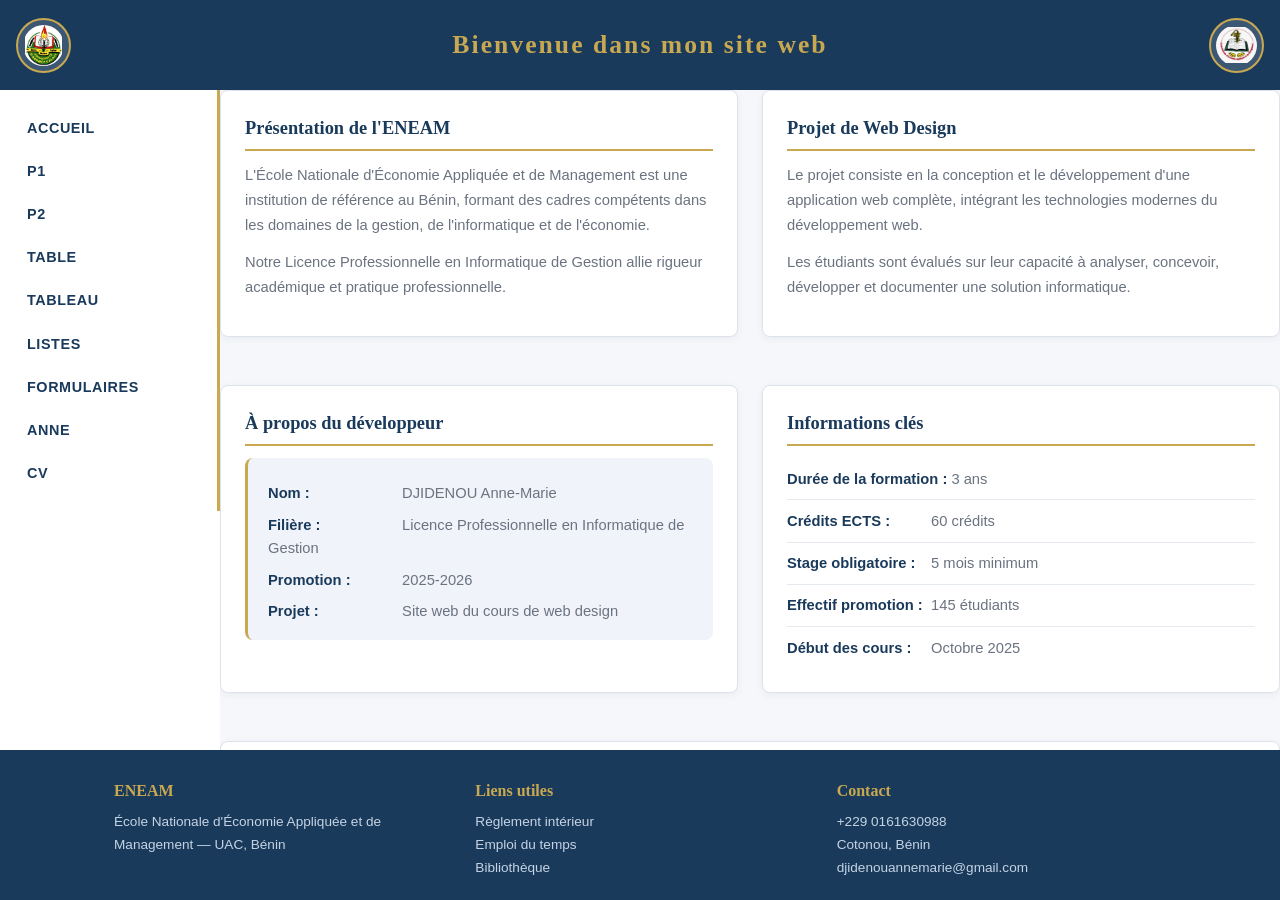
<file: index.html>
<!DOCTYPE html>
<html lang="fr">
<head>
  <meta charset="UTF-8" />
  <meta name="viewport" content="width=device-width, initial-scale=1.0"/>
  <title>ENEAM – Informatique de Gestion</title>
  <link rel="stylesheet" href="style.css" />
</head>
<body>

<div class="page-wrapper">

  <!-- ===== HEADER (iframe) ===== -->
  <section id="section-header">
    <iframe src="header.html" class="iframe-header" title="En-tête"></iframe>
  </section>

  <!-- ===== NAVIGATION (iframe) ===== -->
  <section id="section-nav">
    <iframe name="navFrame" src="nav.html" class="iframe-nav" title="Menu"></iframe>
  </section>

  <!-- ===== CONTENU PRINCIPAL ===== -->
  <main class="main-content">
    <iframe name="contentFrame" src="accueil.html" class="content-iframe" title="Contenu"></iframe>
  </main>

  <!-- ===== FOOTER (iframe) ===== -->
  <section id="section-footer">
    <iframe src="footer.html" class="iframe-footer" title="Pied de page"></iframe>
  </section>

</div>

<script>
  const navFrame = document.querySelector('iframe[name="navFrame"]');
  const BREAKPOINT = 700; // doit correspondre au @media de style.css

  function sendMode() {
    const isMobile = window.innerWidth <= BREAKPOINT;
    navFrame.contentWindow.postMessage({ type: 'mode', mobile: isMobile }, '*');
  }

  // Écoute les messages venant de nav.html
  window.addEventListener('message', (event) => {
    const data = event.data;
    if (!data) return;

    if (data.type === 'navReady') {
      // la nav vient de charger : on lui envoie tout de suite le bon mode
      sendMode();
    }

    if (data.type === 'resize' && data.id === 'nav') {
      // sur mobile uniquement, on ajuste la hauteur réelle de l'iframe nav
      if (window.innerWidth <= BREAKPOINT) {
        navFrame.style.height = data.height + 'px';
      } else {
        navFrame.style.height = ''; // on laisse le CSS desktop gérer (height:100%)
      }
    }
  });

  // Si la fenêtre est redimensionnée, on renvoie le mode à jour
  window.addEventListener('resize', sendMode);
</script>

</body>
</html>
</file>
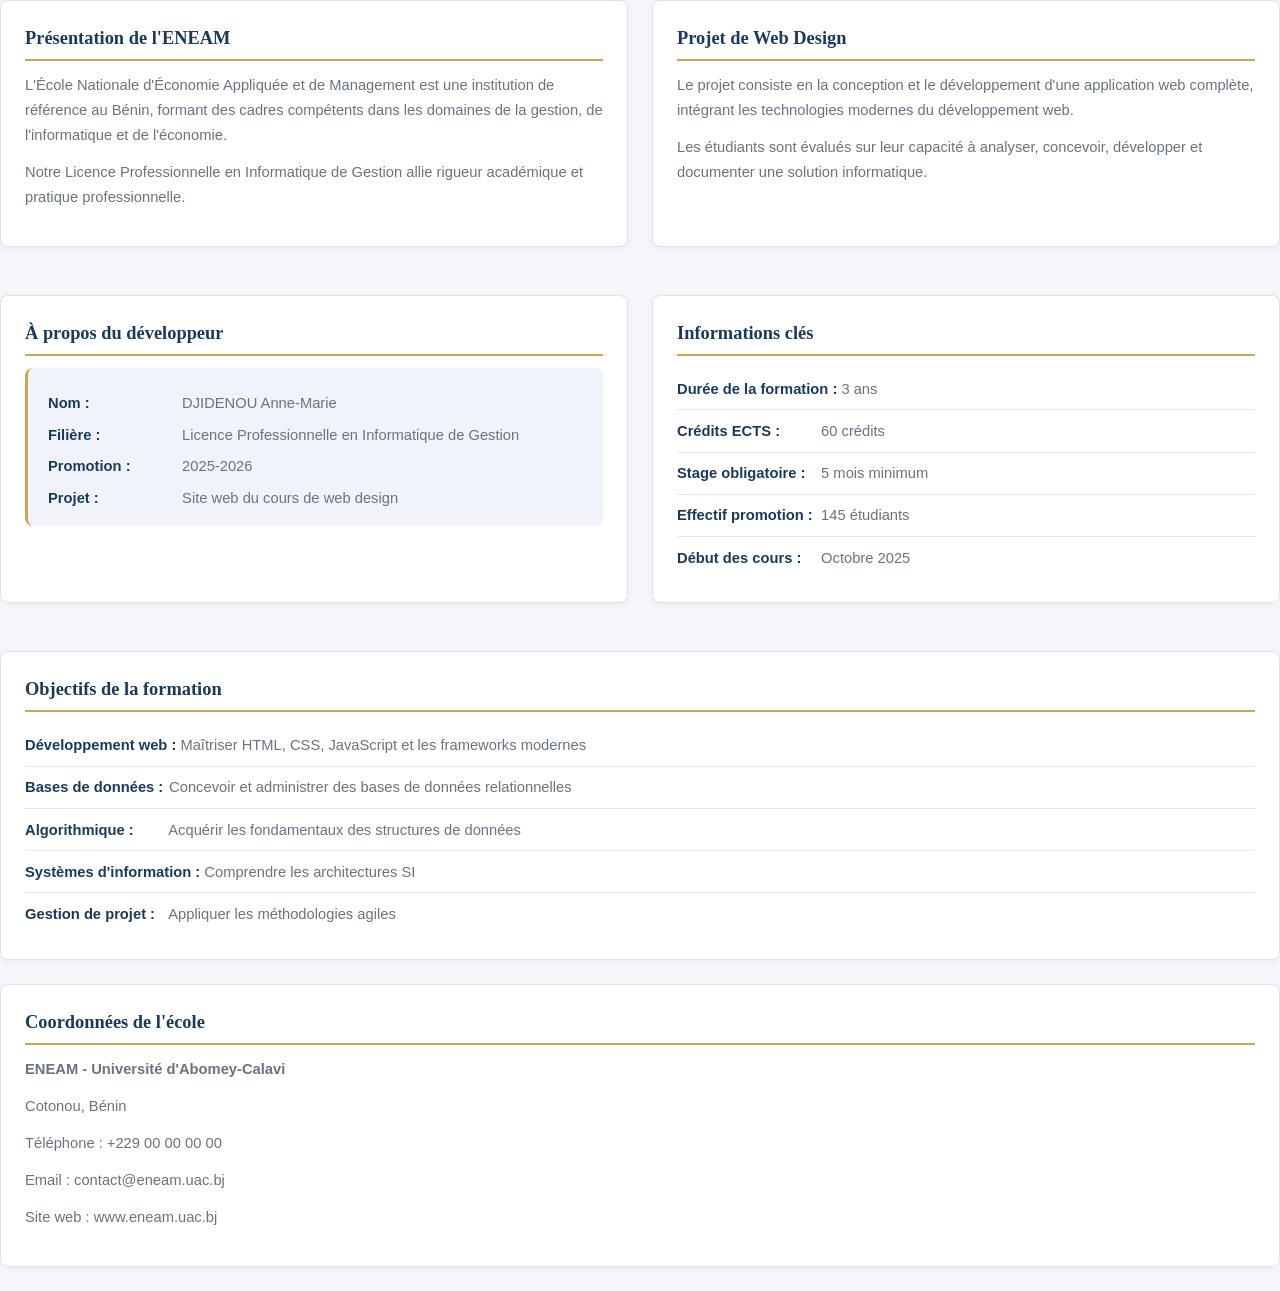
<file: accueil.html>
<!DOCTYPE html>
<html lang="fr">
<head>
  <meta charset="UTF-8">
  <meta name="viewport" content="width=device-width, initial-scale=1.0">
  <title>Accueil - ENEAM</title>
  <style>
    * {
      margin: 0;
      padding: 0;
      box-sizing: border-box;
    }

    body {
      font-family: 'Segoe UI', 'Georgia', Arial, sans-serif;
      background: #f5f7fa;
      color: #1e1e2e;
      line-height: 1.5;
    }

    /* Section Héro */
    .hero {
      background: linear-gradient(135deg, #1a3a5c 0%, #2a5298 100%);
      color: white;
      border-radius: 8px;
      padding: 3rem 2rem;
      text-align: center;
      margin-bottom: 1.5rem;
    }

    .hero h1 {
      font-family: 'Georgia', serif;
      font-size: 2rem;
      color: #c8a850;
      margin-bottom: 1rem;
      letter-spacing: 0.02em;
    }

    .hero p {
      font-size: 1rem;
      color: #c5d3e4;
      max-width: 700px;
      margin: 0 auto;
      line-height: 1.6;
    }

    .hero-description {
      margin-top: 1rem;
      font-size: 0.95rem;
      color: #d0def0;
    }

    /* Cartes */
    .card {
      background: white;
      border-radius: 8px;
      padding: 1.5rem;
      margin-bottom: 1.5rem;
      box-shadow: 0 2px 8px rgba(0, 0, 0, 0.05);
      border: 1px solid #dde3ec;
      transition: box-shadow 0.2s;
    }

    .card:hover {
      box-shadow: 0 4px 16px rgba(26, 58, 92, 0.1);
    }

    .card h2 {
      font-family: 'Georgia', serif;
      font-size: 1.15rem;
      color: #1a3a5c;
      margin-bottom: 0.75rem;
      padding-bottom: 0.4rem;
      border-bottom: 2px solid #c8a850;
    }

    .card p {
      font-size: 0.92rem;
      color: #6b7280;
      line-height: 1.7;
      margin-bottom: 0.75rem;
    }

    /* Grille pour les sections */
    .grid-2cols {
      display: grid;
      grid-template-columns: 1fr 1fr;
      gap: 1.5rem;
      margin-bottom: 1.5rem;
    }

    /* Profil personnel */
    .profile-info {
      background: #f0f4fa;
      padding: 1rem 1.25rem;
      border-radius: 8px;
      border-left: 3px solid #c8a850;
      margin-top: 0.5rem;
    }

    .profile-info p {
      margin: 0.5rem 0;
      line-height: 1.6;
      margin-bottom: 0;
    }

    .profile-info strong {
      color: #1a3a5c;
      min-width: 130px;
      display: inline-block;
      font-weight: 600;
    }

    /* Liste */
    .info-list {
      list-style: none;
      margin-top: 0.5rem;
    }

    .info-list li {
      padding: 0.6rem 0;
      border-bottom: 1px solid #e5e9f0;
      font-size: 0.92rem;
      color: #6b7280;
    }

    .info-list li:last-child {
      border-bottom: none;
    }

    .info-list li strong {
      color: #1a3a5c;
      min-width: 140px;
      display: inline-block;
    }

    /* Badge */
    .badge {
      display: inline-block;
      background: #c8a850;
      color: #1a3a5c;
      font-size: 0.7rem;
      font-weight: bold;
      padding: 0.2rem 0.6rem;
      border-radius: 20px;
      margin-left: 0.5rem;
      vertical-align: middle;
    }

    /* Responsive */
    @media (max-width: 700px) {
      .grid-2cols {
        grid-template-columns: 1fr;
        gap: 1rem;
      }
      
      .hero {
        padding: 2rem 1.5rem;
      }
      
      .hero h1 {
        font-size: 1.5rem;
      }
      
      .profile-info strong {
        min-width: 100px;
      }
    }
  </style>
</head>
<body>

 

  <!-- Grille 2 colonnes -->
  <div class="grid-2cols">

    <!-- Section Présentation de l'école -->
    <div class="card">
      <h2>Présentation de l'ENEAM</h2>
      <p>L'École Nationale d'Économie Appliquée et de Management est une institution de référence au Bénin, formant des cadres compétents dans les domaines de la gestion, de l'informatique et de l'économie.</p>
      <p>Notre Licence Professionnelle en Informatique de Gestion allie rigueur académique et pratique professionnelle.</p>
    </div>

    <!-- Section Projet -->
    <div class="card">
      <h2>Projet de Web Design</h2>
      <p>Le projet consiste en la conception et le développement d'une application web complète, intégrant les technologies modernes du développement web.</p>
      <p>Les étudiants sont évalués sur leur capacité à analyser, concevoir, développer et documenter une solution informatique.</p>
    </div>

  </div>

  <!-- Grille 2 colonnes pour la suite -->
  <div class="grid-2cols">

    <!-- Section À propos du développeur -->
    <div class="card">
      <h2>À propos du développeur</h2>
      <div class="profile-info">
        <p><strong>Nom :</strong> DJIDENOU Anne-Marie</p>
        <p><strong>Filière :</strong> Licence Professionnelle en Informatique de Gestion</p>
        <p><strong>Promotion :</strong> 2025-2026</p>
        <p><strong>Projet :</strong> Site web du cours de web design</p>
      </div>
    </div>

    <!-- Section Informations complémentaires -->
    <div class="card">
      <h2>Informations clés</h2>
      <ul class="info-list">
        <li><strong>Durée de la formation :</strong> 3 ans</li>
        <li><strong>Crédits ECTS :</strong> 60 crédits</li>
        <li><strong>Stage obligatoire :</strong> 5 mois minimum</li>
        <li><strong>Effectif promotion :</strong> 145 étudiants</li>
        <li><strong>Début des cours :</strong> Octobre 2025</li>
      </ul>
    </div>

  </div>

  <!-- Section Objectifs pédagogiques (pleine largeur) -->
  <div class="card">
    <h2>Objectifs de la formation</h2>
    <ul class="info-list">
      <li><strong>Développement web :</strong> Maîtriser HTML, CSS, JavaScript et les frameworks modernes</li>
      <li><strong>Bases de données :</strong> Concevoir et administrer des bases de données relationnelles</li>
      <li><strong>Algorithmique :</strong> Acquérir les fondamentaux des structures de données</li>
      <li><strong>Systèmes d'information :</strong> Comprendre les architectures SI</li>
      <li><strong>Gestion de projet :</strong> Appliquer les méthodologies agiles</li>
    </ul>
  </div>

  <!-- Section Contact -->
  <div class="card">
    <h2>Coordonnées de l'école</h2>
    <p><strong>ENEAM - Université d'Abomey-Calavi</strong></p>
    <p>Cotonou, Bénin</p>
    <p>Téléphone : +229 00 00 00 00</p>
    <p>Email : contact@eneam.uac.bj</p>
    <p>Site web : www.eneam.uac.bj</p>
  </div>

</body>
</html>
</file>
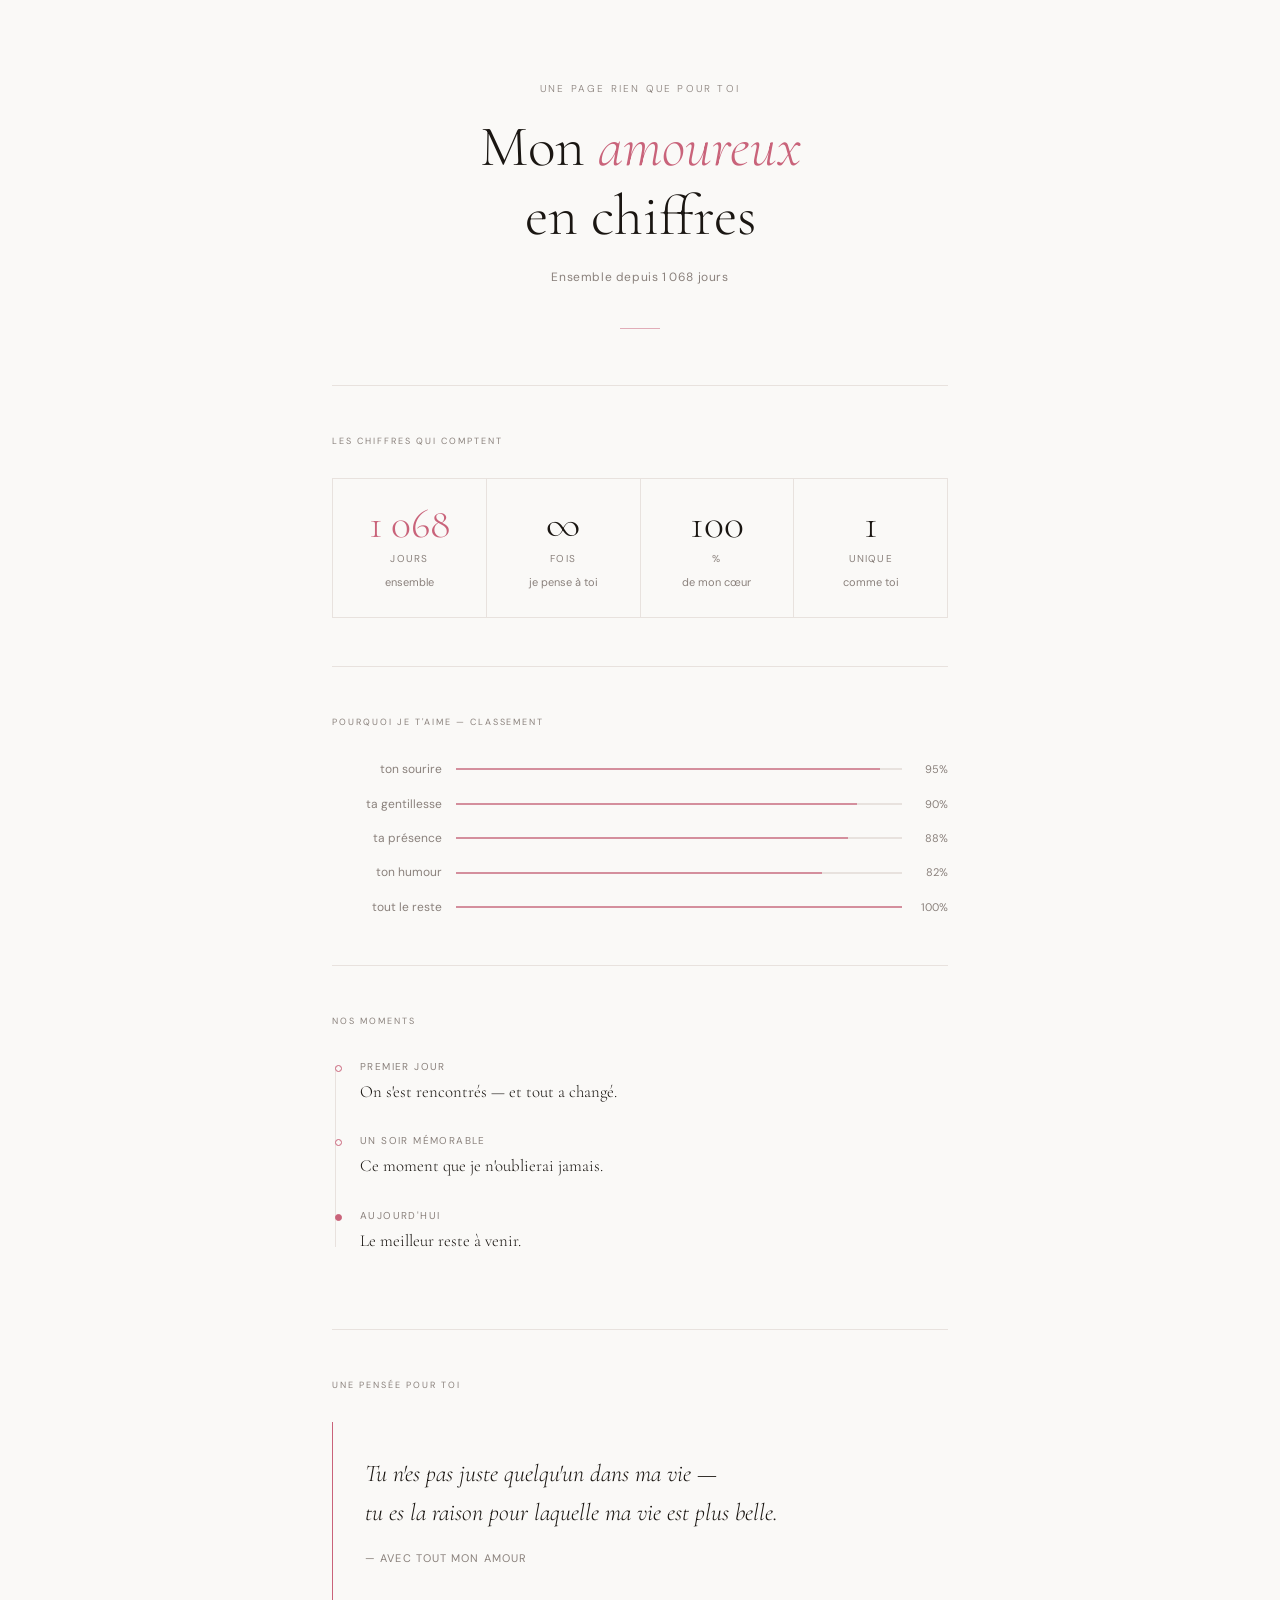
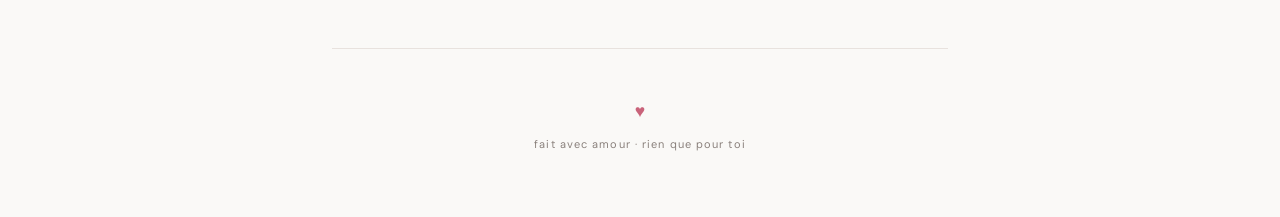
<file: anne.html>
<!DOCTYPE html>
<html lang="fr">
<head>
  <meta charset="UTF-8" />
  <meta name="viewport" content="width=device-width, initial-scale=1.0" />
  <title>Mon amoureux en chiffres</title>
  <link href="https://fonts.googleapis.com/css2?family=Cormorant+Garamond:ital,wght@0,300;0,400;1,300;1,400&family=DM+Sans:wght@300;400&display=swap" rel="stylesheet" />
  <style>
    /* ── Reset & base ── */
    *, *::before, *::after { box-sizing: border-box; margin: 0; padding: 0; }

    :root {
      --rose:      #c9637a;
      --rose-pale: #f5e8ec;
      --ink:       #1a1612;
      --muted:     #8a817c;
      --hairline:  #e8e2de;
      --bg:        #faf9f7;
      --serif:     'Cormorant Garamond', Georgia, serif;
      --sans:      'DM Sans', sans-serif;
    }

    html { scroll-behavior: smooth; }

    body {
      font-family: var(--sans);
      background: var(--bg);
      color: var(--ink);
      font-size: 15px;
      line-height: 1.7;
      min-height: 100vh;
    }

    /* ── Layout ── */
    .container {
      max-width: 680px;
      margin: 0 auto;
      padding: 0 2rem;
    }

    /* ── Hero ── */
    .hero {
      text-align: center;
      padding: 5rem 1rem 3.5rem;
      position: relative;
    }

    .hero::after {
      content: '';
      display: block;
      width: 40px;
      height: 1px;
      background: var(--rose);
      margin: 2.5rem auto 0;
      opacity: 0.5;
    }

    .hero-eyebrow {
      font-family: var(--sans);
      font-size: 10px;
      font-weight: 300;
      letter-spacing: 0.22em;
      text-transform: uppercase;
      color: var(--muted);
      margin-bottom: 1rem;
    }

    .hero-title {
      font-family: var(--serif);
      font-size: clamp(2.4rem, 6vw, 3.6rem);
      font-weight: 300;
      line-height: 1.2;
      color: var(--ink);
    }

    .hero-title em {
      font-style: italic;
      color: var(--rose);
    }

    .hero-subtitle {
      font-size: 12px;
      color: var(--muted);
      margin-top: 1rem;
      letter-spacing: 0.05em;
    }

    /* ── Section ── */
    section {
      padding: 3rem 0;
      border-top: 1px solid var(--hairline);
    }

    .section-tag {
      font-size: 9px;
      letter-spacing: 0.22em;
      text-transform: uppercase;
      color: var(--muted);
      margin-bottom: 1.8rem;
      font-weight: 400;
    }

    /* ── Stats grid ── */
    .stats-grid {
      display: grid;
      grid-template-columns: repeat(auto-fit, minmax(130px, 1fr));
      gap: 1px;
      background: var(--hairline);
      border: 1px solid var(--hairline);
    }

    .stat-cell {
      background: var(--bg);
      padding: 1.6rem 1.2rem;
      text-align: center;
    }

    .stat-number {
      font-family: var(--serif);
      font-size: 2.6rem;
      font-weight: 300;
      line-height: 1;
      color: var(--ink);
    }

    .stat-number.accent { color: var(--rose); }

    .stat-unit {
      font-size: 10px;
      letter-spacing: 0.12em;
      text-transform: uppercase;
      color: var(--muted);
      margin-top: 4px;
    }

    .stat-desc {
      font-size: 11px;
      color: var(--muted);
      margin-top: 6px;
    }

    /* ── Bar chart ── */
    .bar-list { list-style: none; display: flex; flex-direction: column; gap: 14px; }

    .bar-item { display: flex; align-items: center; gap: 14px; }

    .bar-label {
      font-size: 12px;
      color: var(--muted);
      min-width: 110px;
      text-align: right;
      flex-shrink: 0;
    }

    .bar-track {
      flex: 1;
      height: 2px;
      background: var(--hairline);
      position: relative;
    }

    .bar-fill {
      height: 100%;
      background: var(--rose);
      opacity: 0.65;
      transform-origin: left;
      animation: growBar 1.2s cubic-bezier(0.16, 1, 0.3, 1) both;
    }

    .bar-pct {
      font-size: 11px;
      color: var(--muted);
      min-width: 32px;
      text-align: right;
      font-variant-numeric: tabular-nums;
    }

    @keyframes growBar {
      from { transform: scaleX(0); }
      to   { transform: scaleX(1); }
    }

    .bar-fill:nth-child(1) { animation-delay: 0.1s; }

    /* ── Timeline ── */
    .timeline { list-style: none; position: relative; padding-left: 1.25rem; }

    .timeline::before {
      content: '';
      position: absolute;
      left: 3px; top: 8px; bottom: 8px;
      width: 1px;
      background: var(--hairline);
    }

    .timeline li {
      position: relative;
      margin-bottom: 1.6rem;
      padding-left: 0.5rem;
      animation: fadeUp 0.6s ease both;
    }

    .timeline li::before {
      content: '';
      position: absolute;
      left: -1.05rem;
      top: 7px;
      width: 7px; height: 7px;
      border-radius: 50%;
      border: 1px solid var(--rose);
      background: var(--bg);
    }

    .timeline li:last-child::before { background: var(--rose); }

    .tl-date {
      font-size: 10px;
      letter-spacing: 0.14em;
      text-transform: uppercase;
      color: var(--muted);
      margin-bottom: 3px;
    }

    .tl-text {
      font-family: var(--serif);
      font-size: 1.05rem;
      font-weight: 300;
      color: var(--ink);
    }

    /* ── Citation ── */
    .quote-wrap {
      padding: 2rem 0 2rem 2rem;
      border-left: 1px solid var(--rose);
      margin-left: 0;
    }

    .quote-text {
      font-family: var(--serif);
      font-size: clamp(1.2rem, 2.5vw, 1.5rem);
      font-weight: 300;
      font-style: italic;
      line-height: 1.65;
      color: var(--ink);
    }

    .quote-author {
      font-size: 11px;
      letter-spacing: 0.1em;
      color: var(--muted);
      margin-top: 1rem;
      text-transform: uppercase;
    }

    /* ── Footer ── */
    footer {
      text-align: center;
      padding: 3rem 1rem 4rem;
      border-top: 1px solid var(--hairline);
    }

    .footer-heart {
      font-size: 1.1rem;
      color: var(--rose);
      display: block;
      margin-bottom: 0.5rem;
      animation: pulse 2s ease-in-out infinite;
    }

    .footer-text {
      font-size: 11px;
      color: var(--muted);
      letter-spacing: 0.1em;
    }

    @keyframes pulse {
      0%, 100% { opacity: 1; }
      50%       { opacity: 0.4; }
    }

    @keyframes fadeUp {
      from { opacity: 0; transform: translateY(10px); }
      to   { opacity: 1; transform: translateY(0); }
    }

    /* ── Responsive ── */
    @media (max-width: 480px) {
      .container { padding: 0 1.2rem; }
      .bar-label { min-width: 80px; }
      .stats-grid { grid-template-columns: 1fr 1fr; }
    }
  </style>
</head>
<body>

  <!-- ─── HERO ─── -->
  <div class="container">
    <header class="hero">
      <p class="hero-eyebrow">une page rien que pour toi</p>
      <h1 class="hero-title">Mon <em>amoureux</em><br>en chiffres</h1>
      <p class="hero-subtitle" id="since-text">Calcul en cours…</p>
    </header>

    <!-- ─── STATS ─── -->
    <section>
      <p class="section-tag">Les chiffres qui comptent</p>
      <div class="stats-grid">
        <div class="stat-cell">
          <div class="stat-number accent" id="days-count">—</div>
          <div class="stat-unit">jours</div>
          <div class="stat-desc">ensemble</div>
        </div>
        <div class="stat-cell">
          <div class="stat-number">∞</div>
          <div class="stat-unit">fois</div>
          <div class="stat-desc">je pense à toi</div>
        </div>
        <div class="stat-cell">
          <div class="stat-number">100</div>
          <div class="stat-unit">%</div>
          <div class="stat-desc">de mon cœur</div>
        </div>
        <div class="stat-cell">
          <div class="stat-number">1</div>
          <div class="stat-unit">unique</div>
          <div class="stat-desc">comme toi</div>
        </div>
      </div>
    </section>

    <!-- ─── BARRES ─── -->
    <section>
      <p class="section-tag">Pourquoi je t'aime — classement</p>
      <ul class="bar-list">
        <li class="bar-item">
          <span class="bar-label">ton sourire</span>
          <div class="bar-track"><div class="bar-fill" style="width:95%"></div></div>
          <span class="bar-pct">95%</span>
        </li>
        <li class="bar-item">
          <span class="bar-label">ta gentillesse</span>
          <div class="bar-track"><div class="bar-fill" style="width:90%; animation-delay:.15s"></div></div>
          <span class="bar-pct">90%</span>
        </li>
        <li class="bar-item">
          <span class="bar-label">ta présence</span>
          <div class="bar-track"><div class="bar-fill" style="width:88%; animation-delay:.3s"></div></div>
          <span class="bar-pct">88%</span>
        </li>
        <li class="bar-item">
          <span class="bar-label">ton humour</span>
          <div class="bar-track"><div class="bar-fill" style="width:82%; animation-delay:.45s"></div></div>
          <span class="bar-pct">82%</span>
        </li>
        <li class="bar-item">
          <span class="bar-label">tout le reste</span>
          <div class="bar-track"><div class="bar-fill" style="width:100%; animation-delay:.6s"></div></div>
          <span class="bar-pct">100%</span>
        </li>
      </ul>
    </section>

    <!-- ─── TIMELINE ─── -->
    <section>
      <p class="section-tag">Nos moments</p>
      <ul class="timeline">
        <li style="animation-delay:.1s">
          <p class="tl-date">Premier jour</p>
          <p class="tl-text">On s'est rencontrés — et tout a changé.</p>
        </li>
        <li style="animation-delay:.25s">
          <p class="tl-date">Un soir mémorable</p>
          <p class="tl-text">Ce moment que je n'oublierai jamais.</p>
        </li>
        <li style="animation-delay:.4s">
          <p class="tl-date">Aujourd'hui</p>
          <p class="tl-text">Le meilleur reste à venir.</p>
        </li>
      </ul>
    </section>

    <!-- ─── CITATION ─── -->
    <section>
      <p class="section-tag">Une pensée pour toi</p>
      <blockquote class="quote-wrap">
        <p class="quote-text">
          Tu n'es pas juste quelqu'un dans ma vie —<br>
          tu es la raison pour laquelle ma vie est plus belle.
        </p>


        <p class="quote-author">— avec tout mon amour</p>




        
      </blockquote>
    </section>

    <!-- ─── FOOTER ─── -->
    <footer>
      <span class="footer-heart">♥</span>
      <p class="footer-text">fait avec amour · rien que pour toi</p>
    </footer>
  </div>

  <script>
    // ── Changer cette date par votre vraie date de rencontre ──
    const START_DATE = new Date('2024-01-01');

    const today = new Date();
    const msPerDay = 1000 * 60 * 60 * 24;
    const days = Math.floor((today - START_DATE) / msPerDay);

    document.getElementById('days-count').textContent = days.toLocaleString('fr-FR');
    document.getElementById('since-text').textContent =
      'Ensemble depuis ' + days.toLocaleString('fr-FR') + ' jours';
  </script>

</body>
</html>
</file>
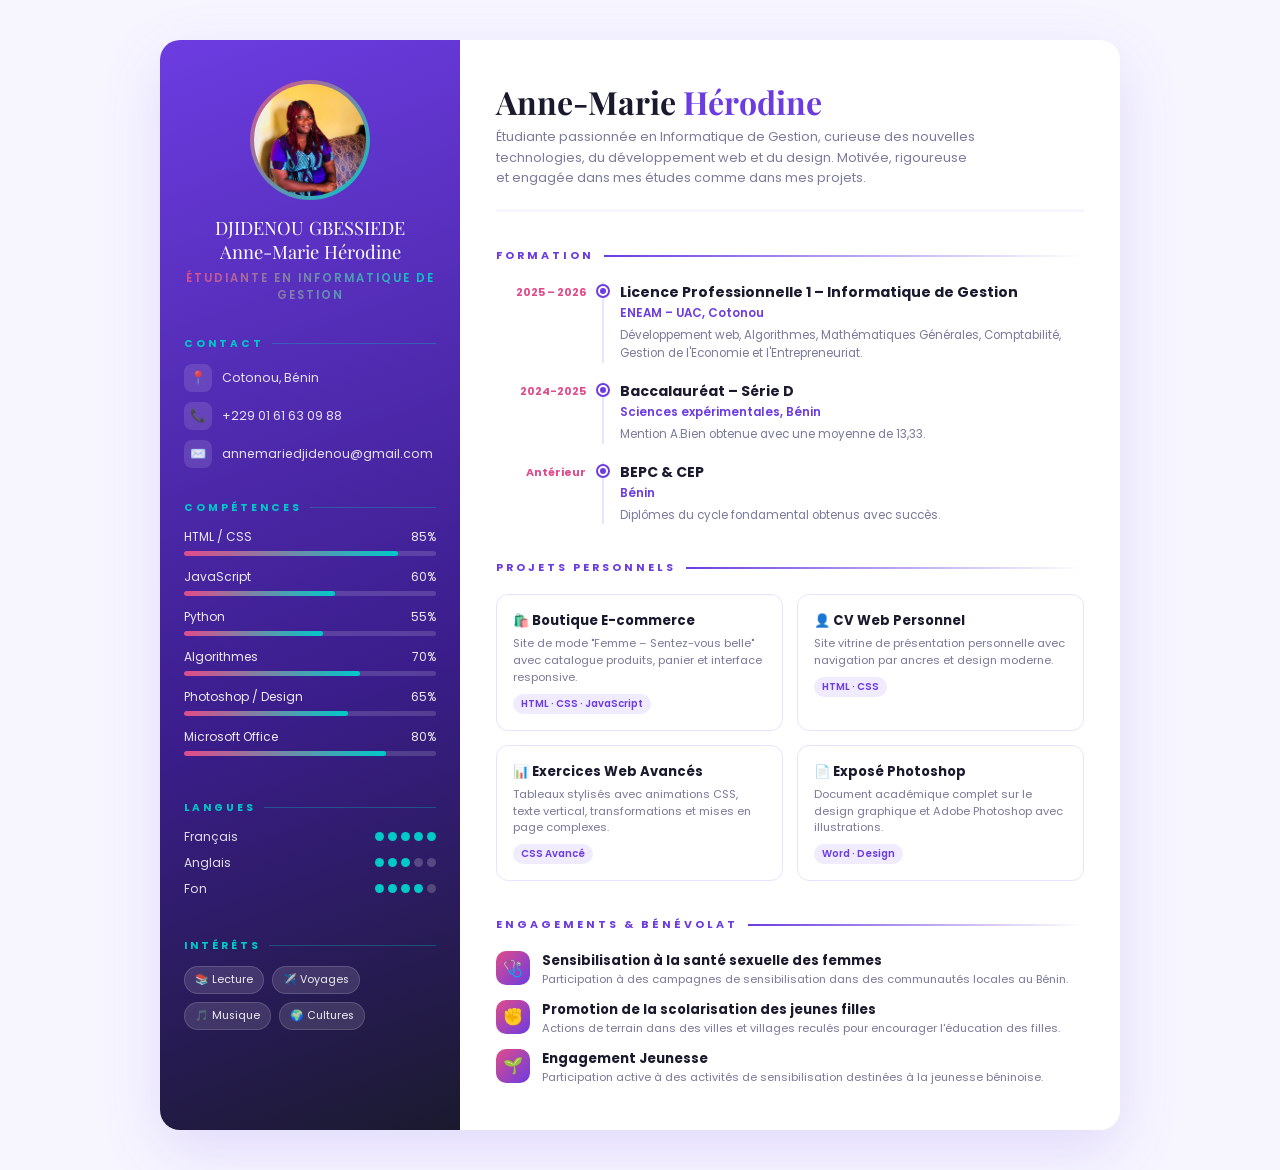
<file: CV.html>
<!DOCTYPE html>
<html lang="fr">
<head>
  <meta charset="UTF-8" />
  <meta name="viewport" content="width=device-width, initial-scale=1.0"/>
  <title>CV – DJIDENOU GBESSIEDE Anne-Marie Hérodine</title>
  <link href="https://fonts.googleapis.com/css2?family=Poppins:wght@300;400;600;700;800&family=Playfair+Display:wght@700&display=swap" rel="stylesheet"/>
  <style>
    *, *::before, *::after { box-sizing: border-box; margin: 0; padding: 0; }

    :root {
      --violet:    #6C3CE1;
      --rose:      #E14B8A;
      --cyan:      #00C9C8;
      --dark:      #1A1A2E;
      --light:     #F7F6FF;
      --white:     #ffffff;
      --text:      #2e2e2e;
      --muted:     #7a7a9a;
    }

    body {
      font-family: 'Poppins', sans-serif;
      background: var(--light);
      color: var(--text);
      min-height: 100vh;
    }

    /* ── LAYOUT ── */
    .cv-wrapper {
      max-width: 960px;
      margin: 40px auto;
      background: var(--white);
      border-radius: 20px;
      overflow: hidden;
      box-shadow: 0 20px 60px rgba(108,60,225,.15);
      display: grid;
      grid-template-columns: 300px 1fr;
    }

    /* ══════════════════════════════
       SIDEBAR
    ══════════════════════════════ */
    .sidebar {
      background: linear-gradient(160deg, var(--violet) 0%, #3a1d8a 60%, var(--dark) 100%);
      color: var(--white);
      padding: 40px 24px;
      display: flex;
      flex-direction: column;
      gap: 32px;
    }

    /* Photo + nom */
    .profile-block {
      text-align: center;
    }

    .photo-ring {
      width: 120px;
      height: 120px;
      margin: 0 auto 16px;
      border-radius: 50%;
      padding: 4px;
      background: linear-gradient(135deg, var(--rose), var(--cyan));
      position: relative;
    }

    .photo-ring .avatar {
      width: 100%;
      height: 100%;
      border-radius: 50%;
      object-fit: cover;
      display: block;
      background: #3a1d8a;
    }

    /* Placeholder avatar SVG inline */
    .avatar-placeholder {
      width: 100%;
      height: 100%;
      border-radius: 50%;
      background: linear-gradient(135deg, #a78bfa, #7c3aed);
      display: flex;
      align-items: center;
      justify-content: center;
      font-size: 42px;
      font-weight: 800;
      color: white;
      letter-spacing: -1px;
    }

    .profile-name {
      font-family: 'Playfair Display', serif;
      font-size: 1.15rem;
      line-height: 1.3;
      margin-bottom: 6px;
    }

    .profile-title {
      font-size: 0.72rem;
      font-weight: 600;
      letter-spacing: 2px;
      text-transform: uppercase;
      background: linear-gradient(90deg, var(--rose), var(--cyan));
      -webkit-background-clip: text;
      -webkit-text-fill-color: transparent;
      background-clip: text;
    }

    /* Section title sidebar */
    .s-title {
      font-size: 0.65rem;
      font-weight: 700;
      letter-spacing: 3px;
      text-transform: uppercase;
      color: var(--cyan);
      margin-bottom: 12px;
      display: flex;
      align-items: center;
      gap: 8px;
    }
    .s-title::after {
      content: '';
      flex: 1;
      height: 1px;
      background: rgba(0,201,200,.3);
    }

    /* Contact */
    .contact-list { list-style: none; display: flex; flex-direction: column; gap: 10px; }
    .contact-list li {
      font-size: 0.78rem;
      display: flex;
      align-items: center;
      gap: 10px;
      color: rgba(255,255,255,.85);
    }
    .contact-list .icon {
      width: 28px; height: 28px;
      border-radius: 8px;
      background: rgba(255,255,255,.12);
      display: flex; align-items: center; justify-content: center;
      font-size: 13px;
      flex-shrink: 0;
    }

    /* Compétences */
    .skill-item { margin-bottom: 12px; }
    .skill-label {
      font-size: 0.75rem;
      margin-bottom: 5px;
      display: flex;
      justify-content: space-between;
      color: rgba(255,255,255,.9);
    }
    .skill-bar {
      height: 5px;
      background: rgba(255,255,255,.15);
      border-radius: 10px;
      overflow: hidden;
    }
    .skill-fill {
      height: 100%;
      border-radius: 10px;
      background: linear-gradient(90deg, var(--rose), var(--cyan));
      animation: fillBar .8s ease forwards;
    }
    @keyframes fillBar { from { width: 0; } }

    /* Langues */
    .lang-item {
      display: flex;
      justify-content: space-between;
      align-items: center;
      margin-bottom: 8px;
      font-size: 0.76rem;
      color: rgba(255,255,255,.85);
    }
    .lang-dots { display: flex; gap: 4px; }
    .lang-dots span {
      width: 9px; height: 9px;
      border-radius: 50%;
      background: rgba(255,255,255,.2);
    }
    .lang-dots span.active { background: var(--cyan); }

    /* Centres d'intérêt */
    .interest-tags { display: flex; flex-wrap: wrap; gap: 8px; }
    .tag {
      font-size: 0.68rem;
      padding: 5px 10px;
      border-radius: 20px;
      background: rgba(255,255,255,.12);
      color: rgba(255,255,255,.9);
      border: 1px solid rgba(255,255,255,.15);
    }

    /* ══════════════════════════════
       MAIN CONTENT
    ══════════════════════════════ */
    .main {
      padding: 44px 36px;
      display: flex;
      flex-direction: column;
      gap: 36px;
    }

    /* Header strip */
    .main-header {
      border-bottom: 3px solid var(--light);
      padding-bottom: 20px;
    }
    .main-header h1 {
      font-family: 'Playfair Display', serif;
      font-size: 2rem;
      color: var(--dark);
      line-height: 1.1;
    }
    .main-header h1 span { color: var(--violet); }
    .main-header p {
      margin-top: 8px;
      font-size: 0.8rem;
      color: var(--muted);
      line-height: 1.6;
      max-width: 480px;
    }

    /* Section */
    .section-title {
      font-size: 0.68rem;
      font-weight: 700;
      letter-spacing: 3px;
      text-transform: uppercase;
      color: var(--violet);
      margin-bottom: 18px;
      display: flex;
      align-items: center;
      gap: 10px;
    }
    .section-title::after {
      content: '';
      flex: 1;
      height: 2px;
      background: linear-gradient(90deg, var(--violet), transparent);
    }

    /* Timeline */
    .timeline { display: flex; flex-direction: column; gap: 18px; }
    .tl-item {
      display: grid;
      grid-template-columns: 90px 1fr;
      gap: 0 16px;
      position: relative;
    }
    .tl-date {
      font-size: 0.68rem;
      font-weight: 700;
      color: var(--rose);
      padding-top: 3px;
      text-align: right;
    }
    .tl-body {
      border-left: 2px solid #e8e4ff;
      padding-left: 16px;
      position: relative;
    }
    .tl-body::before {
      content: '';
      width: 10px; height: 10px;
      border-radius: 50%;
      background: var(--violet);
      position: absolute;
      left: -6px; top: 4px;
      border: 2px solid var(--white);
      box-shadow: 0 0 0 2px var(--violet);
    }
    .tl-title {
      font-size: 0.88rem;
      font-weight: 700;
      color: var(--dark);
      margin-bottom: 2px;
    }
    .tl-sub {
      font-size: 0.74rem;
      color: var(--violet);
      font-weight: 600;
      margin-bottom: 4px;
    }
    .tl-desc {
      font-size: 0.73rem;
      color: var(--muted);
      line-height: 1.6;
    }

    /* Projets */
    .projects-grid {
      display: grid;
      grid-template-columns: 1fr 1fr;
      gap: 14px;
    }
    .project-card {
      border: 1.5px solid #e8e4ff;
      border-radius: 12px;
      padding: 16px;
      transition: box-shadow .2s, border-color .2s;
    }
    .project-card:hover {
      box-shadow: 0 6px 24px rgba(108,60,225,.1);
      border-color: var(--violet);
    }
    .project-card h4 {
      font-size: 0.82rem;
      font-weight: 700;
      color: var(--dark);
      margin-bottom: 4px;
    }
    .project-card p {
      font-size: 0.70rem;
      color: var(--muted);
      line-height: 1.5;
    }
    .project-tag {
      display: inline-block;
      margin-top: 8px;
      font-size: 0.62rem;
      font-weight: 600;
      padding: 3px 8px;
      border-radius: 20px;
      background: #f0ebff;
      color: var(--violet);
    }

    /* Engagements */
    .engage-list { display: flex; flex-direction: column; gap: 12px; }
    .engage-item {
      display: flex;
      gap: 12px;
      align-items: flex-start;
    }
    .engage-icon {
      width: 34px; height: 34px;
      border-radius: 10px;
      background: linear-gradient(135deg, var(--rose), var(--violet));
      display: flex; align-items: center; justify-content: center;
      font-size: 16px;
      flex-shrink: 0;
    }
    .engage-text h4 {
      font-size: 0.82rem;
      font-weight: 700;
      color: var(--dark);
    }
    .engage-text p {
      font-size: 0.70rem;
      color: var(--muted);
      line-height: 1.5;
    }

    /* Print */
    @media print {
      body { background: white; }
      .cv-wrapper { margin: 0; border-radius: 0; box-shadow: none; }
    }

    /* Responsive */
    @media (max-width: 680px) {
      .cv-wrapper { grid-template-columns: 1fr; }
      .projects-grid { grid-template-columns: 1fr; }
      .main { padding: 28px 20px; }
    }
  </style>
</head>
<body>
<div class="cv-wrapper">

  <!-- ═══════════ SIDEBAR ═══════════ -->
  <aside class="sidebar">

    <!-- Photo & Nom -->
    <div class="profile-block">
      <div class="photo-ring">
   <img src="image collée.png" alt="Photo Anne-Marie" class="avatar" />
      </div>
      <p class="profile-name">DJIDENOU GBESSIEDE<br/>Anne-Marie Hérodine</p>
      <p class="profile-title">Étudiante en Informatique de Gestion</p>
    </div>

    <!-- Contact -->
    <div>
      <p class="s-title">Contact</p>
      <ul class="contact-list">
        <li>
          <span class="icon">📍</span>
          Cotonou, Bénin
        </li>
        <li>
          <span class="icon">📞</span>
          +229 01 61 63 09 88
        </li>
        <li>
          <span class="icon">✉️</span>
          annemariedjidenou@gmail.com
        </li>
      </ul>
    </div>

    <!-- Compétences -->
    <div>
      <p class="s-title">Compétences</p>

      <div class="skill-item">
        <div class="skill-label"><span>HTML / CSS</span><span>85%</span></div>
        <div class="skill-bar"><div class="skill-fill" style="width:85%"></div></div>
      </div>
      <div class="skill-item">
        <div class="skill-label"><span>JavaScript</span><span>60%</span></div>
        <div class="skill-bar"><div class="skill-fill" style="width:60%"></div></div>
      </div>
      <div class="skill-item">
        <div class="skill-label"><span>Python</span><span>55%</span></div>
        <div class="skill-bar"><div class="skill-fill" style="width:55%"></div></div>
      </div>
      <div class="skill-item">
        <div class="skill-label"><span>Algorithmes</span><span>70%</span></div>
        <div class="skill-bar"><div class="skill-fill" style="width:70%"></div></div>
      </div>
      <div class="skill-item">
        <div class="skill-label"><span>Photoshop / Design</span><span>65%</span></div>
        <div class="skill-bar"><div class="skill-fill" style="width:65%"></div></div>
      </div>
      <div class="skill-item">
        <div class="skill-label"><span>Microsoft Office</span><span>80%</span></div>
        <div class="skill-bar"><div class="skill-fill" style="width:80%"></div></div>
      </div>
    </div>

    <!-- Langues -->
    <div>
      <p class="s-title">Langues</p>
      <div class="lang-item">
        <span>Français</span>
        <div class="lang-dots">
          <span class="active"></span><span class="active"></span>
          <span class="active"></span><span class="active"></span><span class="active"></span>
        </div>
      </div>
      <div class="lang-item">
        <span>Anglais</span>
        <div class="lang-dots">
          <span class="active"></span><span class="active"></span>
          <span class="active"></span><span></span><span></span>
        </div>
      </div>
      <div class="lang-item">
        <span>Fon</span>
        <div class="lang-dots">
          <span class="active"></span><span class="active"></span>
          <span class="active"></span><span class="active"></span><span></span>
        </div>
      </div>
    </div>

    <!-- Centres d'intérêt -->
    <div>
      <p class="s-title">Intérêts</p>
      <div class="interest-tags">
        <span class="tag">📚 Lecture</span>
        <span class="tag">✈️ Voyages</span>
        <span class="tag">🎵 Musique</span>
        <span class="tag">🌍 Cultures</span>
      </div>
    </div>

  </aside>

  <!-- ═══════════ MAIN ═══════════ -->
  <main class="main">

    <!-- Header -->
    <div class="main-header">
      <h1>Anne-Marie <span>Hérodine</span></h1>
      <p>Étudiante passionnée en Informatique de Gestion, curieuse des nouvelles technologies, du développement web et du design. Motivée, rigoureuse et engagée dans mes études comme dans mes projets.</p>
    </div>

    <!-- Formation -->
    <div>
      <p class="section-title">Formation</p>
      <div class="timeline">

        <div class="tl-item">
          <div class="tl-date">2025 – 2026</div>
          <div class="tl-body">
            <p class="tl-title">Licence Professionnelle 1 – Informatique de Gestion</p>
            <p class="tl-sub">ENEAM – UAC, Cotonou</p>
            <p class="tl-desc">Développement web, Algorithmes, Mathématiques Générales, Comptabilité, Gestion de l'Economie et l'Entrepreneuriat.</p>
          </div>
        </div>

        <div class="tl-item">
          <div class="tl-date">2024-2025</div>
          <div class="tl-body">
            <p class="tl-title">Baccalauréat – Série D</p>
            <p class="tl-sub">Sciences expérimentales, Bénin</p>
            <p class="tl-desc">Mention A.Bien obtenue avec une moyenne de 13,33.</p>
          </div>
        </div>

        <div class="tl-item">
          <div class="tl-date">Antérieur</div>
          <div class="tl-body">
            <p class="tl-title">BEPC & CEP</p>
            <p class="tl-sub">Bénin</p>
            <p class="tl-desc">Diplômes du cycle fondamental obtenus avec succès.</p>
          </div>
        </div>

      </div>
    </div>

    <!-- Projets -->
    <div>
      <p class="section-title">Projets Personnels</p>
      <div class="projects-grid">

        <div class="project-card">
          <h4>🛍️ Boutique E-commerce</h4>
          <p>Site de mode "Femme – Sentez-vous belle" avec catalogue produits, panier et interface responsive.</p>
          <span class="project-tag">HTML · CSS · JavaScript</span>
        </div>

        <div class="project-card">
          <h4>👤 CV Web Personnel</h4>
          <p>Site vitrine de présentation personnelle avec navigation par ancres et design moderne.</p>
          <span class="project-tag">HTML · CSS</span>
        </div>

        <div class="project-card">
          <h4>📊 Exercices Web Avancés</h4>
          <p>Tableaux stylisés avec animations CSS, texte vertical, transformations et mises en page complexes.</p>
          <span class="project-tag">CSS Avancé</span>
        </div>

        <div class="project-card">
          <h4>📄 Exposé Photoshop</h4>
          <p>Document académique complet sur le design graphique et Adobe Photoshop avec illustrations.</p>
          <span class="project-tag">Word · Design</span>
        </div>

      </div>
    </div>

    <!-- Engagements -->
    <div>
      <p class="section-title">Engagements & Bénévolat</p>
      <div class="engage-list">

        <div class="engage-item">
          <div class="engage-icon">🩺</div>
          <div class="engage-text">
            <h4>Sensibilisation à la santé sexuelle des femmes</h4>
            <p>Participation à des campagnes de sensibilisation dans des communautés locales au Bénin.</p>
          </div>
        </div>

        <div class="engage-item">
          <div class="engage-icon">✊</div>
          <div class="engage-text">
            <h4>Promotion de la scolarisation des jeunes filles</h4>
            <p>Actions de terrain dans des villes et villages reculés pour encourager l'éducation des filles.</p>
          </div>
        </div>

        <div class="engage-item">
          <div class="engage-icon">🌱</div>
          <div class="engage-text">
            <h4>Engagement Jeunesse</h4>
            <p>Participation active à des activités de sensibilisation destinées à la jeunesse béninoise.</p>
          </div>
        </div>

      </div>
    </div>

  </main>
</div>
</body>
</html>
</file>
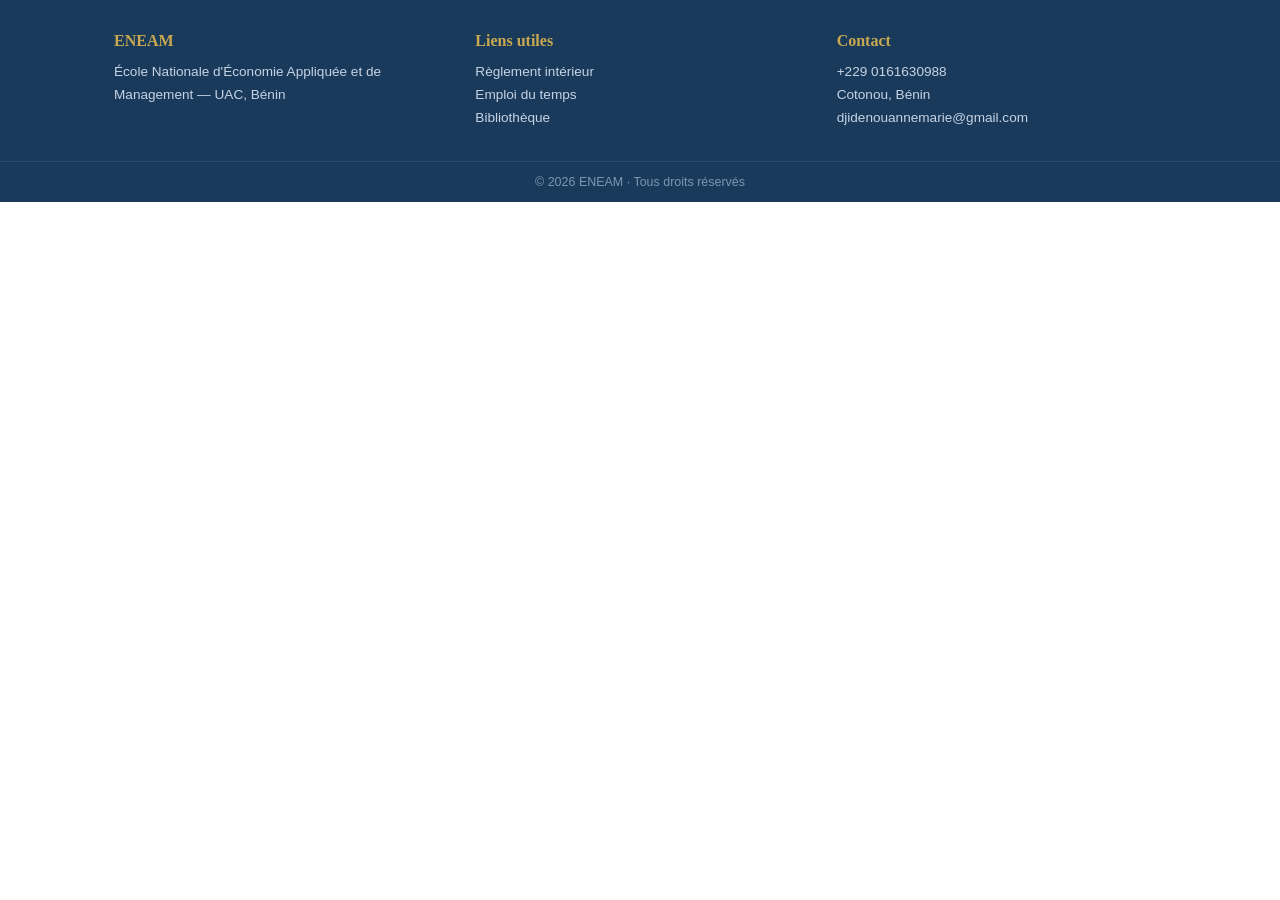
<file: footer.html>
<!DOCTYPE html>
<html lang="fr">
<head>
  <meta charset="UTF-8" />
  <meta name="viewport" content="width=device-width, initial-scale=1.0"/>
  <link rel="stylesheet" href="style.css" />
</head>
<body class="iframe-body">
  <footer class="site-footer">
    <div class="footer-inner">
      <div class="footer-col">
        <h4>ENEAM</h4>
        <p>École Nationale d'Économie Appliquée et de Management — UAC, Bénin</p>
      </div>
      <div class="footer-col">
        <h4>Liens utiles</h4>
        <ul>
          <li><a href="#">Règlement intérieur</a></li>
          <li><a href="#">Emploi du temps</a></li>
          <li><a href="#">Bibliothèque</a></li>
        </ul>
      </div>
      <div class="footer-col">
        <h4>Contact</h4>
        <p>+229 0161630988</p>
        <p>Cotonou, Bénin<br/>djidenouannemarie@gmail.com</p>
      </div>
    </div>
    <div class="footer-bottom">
      <span>© 2026 ENEAM · Tous droits réservés</span>
    </div>
  </footer>
</body>
</html>
</file>
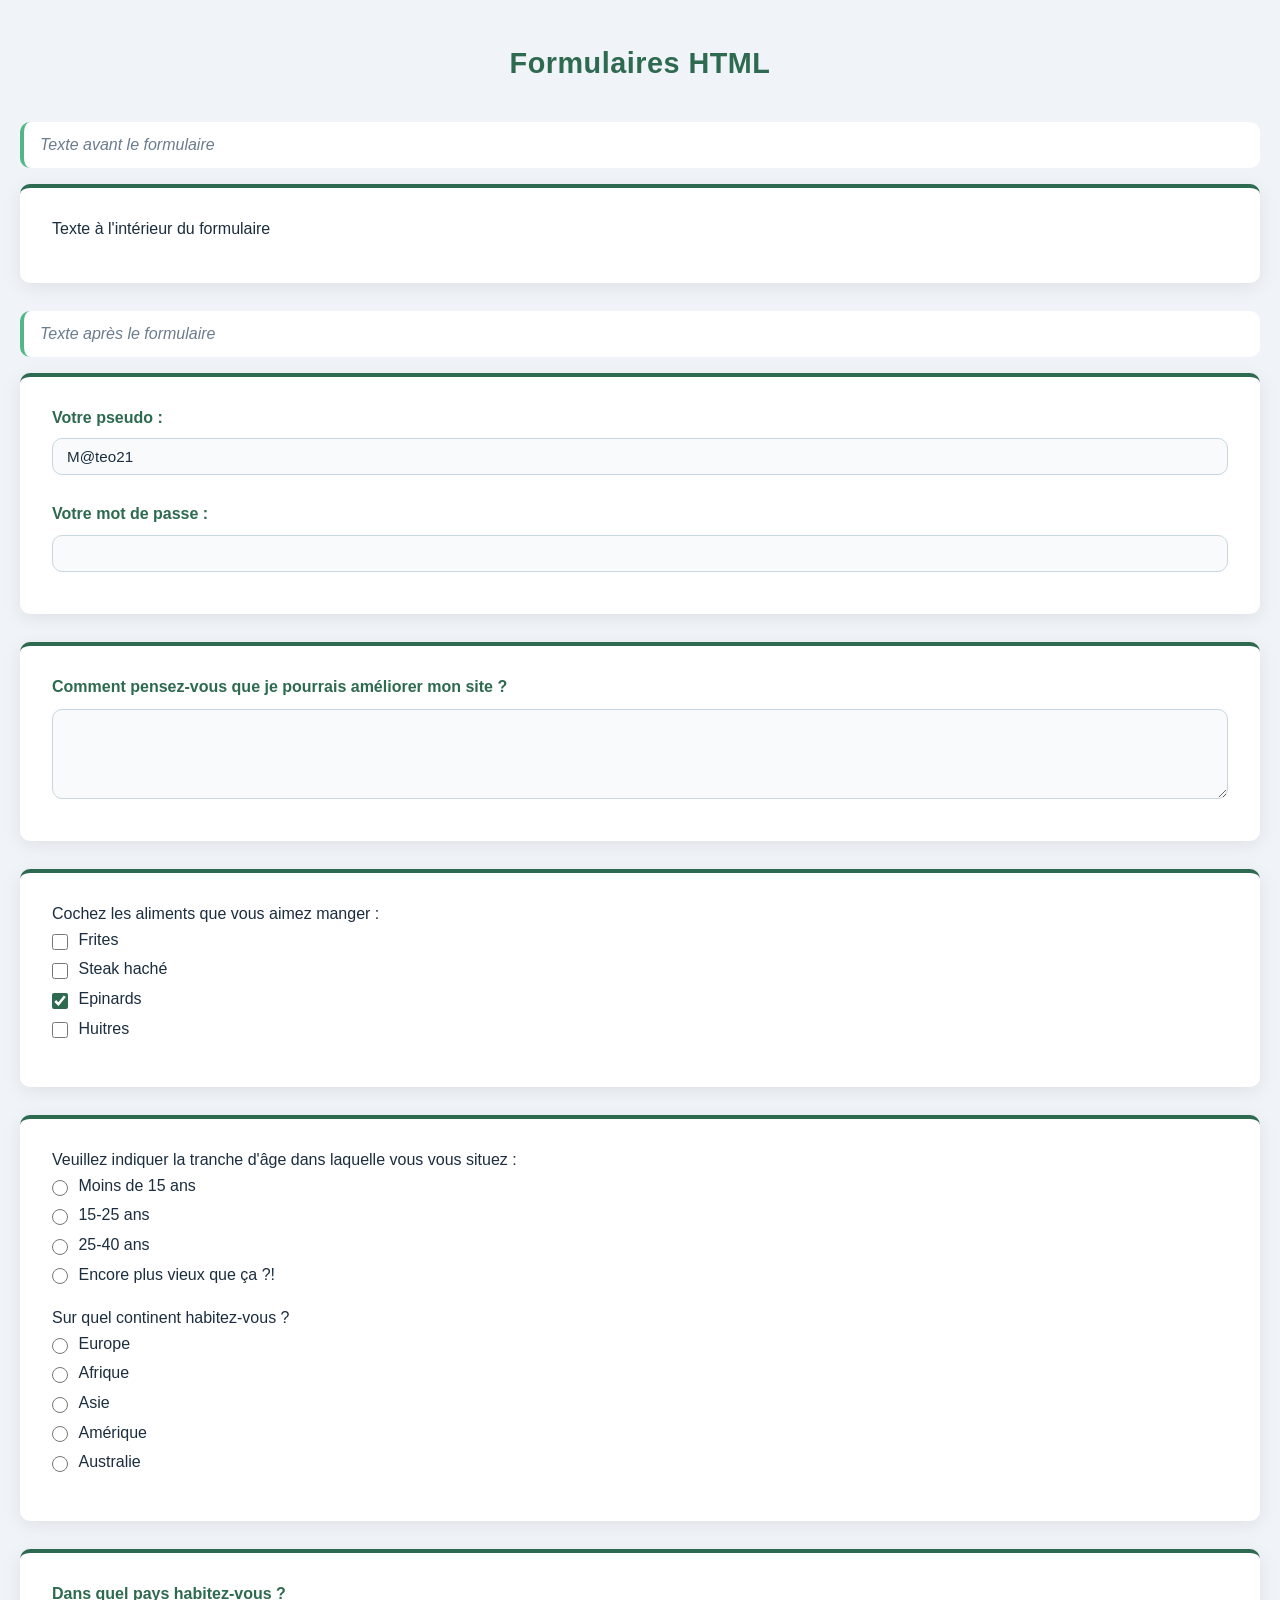
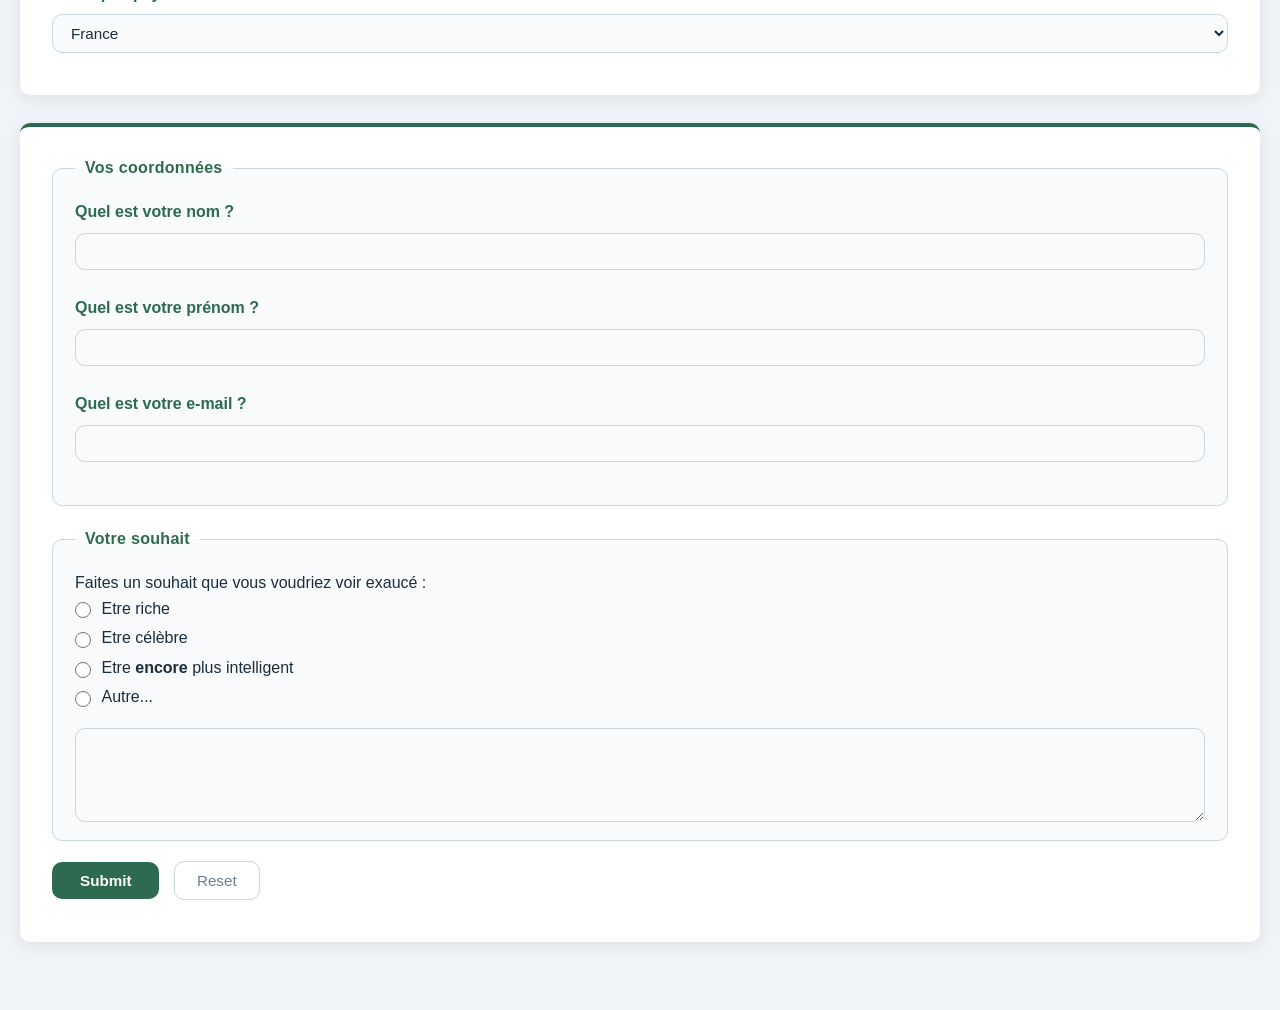
<file: formulaire.html>
<!DOCTYPE html>
<html lang="fr">
<head>
  <meta charset="UTF-8" />
  <meta name="viewport" content="width=device-width, initial-scale=1.0"/>
  <title>Formulaires</title>
  <style>
    /* ── Variables & Reset ── */
    *, *::before, *::after { box-sizing: border-box; margin: 0; padding: 0; }

    :root {
      --bg:        #f0f4f8;
      --surface:   #ffffff;
      --primary:   #2d6a4f;
      --primary-light: #52b788;
      --accent:    #d4a017;
      --text:      #1b2d3e;
      --muted:     #6b7c8d;
      --border:    #c8d6df;
      --radius:    10px;
      --shadow:    0 4px 18px rgba(0,0,0,0.08);
    }

    body {
      font-family: 'Segoe UI', Tahoma, Geneva, Verdana, sans-serif;
      background: var(--bg);
      color: var(--text);
      padding: 40px 20px;
      line-height: 1.6;
    }

    h1 {
      text-align: center;
      font-size: 1.8rem;
      color: var(--primary);
      margin-bottom: 36px;
      letter-spacing: 0.5px;
    }

    /* ── Paragraphes hors formulaire ── */
    body > p {
      background: var(--surface);
      border-left: 4px solid var(--primary-light);
      padding: 10px 16px;
      border-radius: var(--radius);
      margin-bottom: 16px;
      color: var(--muted);
      font-style: italic;
    }

    /* ── Formulaires ── */
    form {
      background: var(--surface);
      border-radius: var(--radius);
      box-shadow: var(--shadow);
      padding: 28px 32px;
      margin-bottom: 28px;
      border-top: 4px solid var(--primary);
      transition: box-shadow 0.2s;
    }

    form:hover {
      box-shadow: 0 6px 26px rgba(0,0,0,0.12);
    }

    form p {
      margin-bottom: 14px;
    }

    /* ── Labels ── */
    label {
      display: inline-block;
      font-weight: 600;
      color: var(--primary);
      margin-bottom: 4px;
      cursor: pointer;
    }

    /* ── Inputs texte & password ── */
    input[type="text"],
    input[type="password"],
    input[type="email"] {
      display: block;
      width: 100%;
      padding: 9px 14px;
      border: 1.5px solid var(--border);
      border-radius: var(--radius);
      font-size: 0.95rem;
      color: var(--text);
      background: #f8fafb;
      margin-top: 4px;
      transition: border-color 0.2s, box-shadow 0.2s;
      outline: none;
    }

    input[type="text"]:focus,
    input[type="password"]:focus,
    input[type="email"]:focus {
      border-color: var(--primary-light);
      box-shadow: 0 0 0 3px rgba(82, 183, 136, 0.2);
      background: #fff;
    }

    /* ── Textarea ── */
    textarea {
      display: block;
      width: 100%;
      padding: 10px 14px;
      border: 1.5px solid var(--border);
      border-radius: var(--radius);
      font-size: 0.95rem;
      color: var(--text);
      background: #f8fafb;
      resize: vertical;
      min-height: 90px;
      margin-top: 6px;
      transition: border-color 0.2s, box-shadow 0.2s;
      outline: none;
    }

    textarea:focus {
      border-color: var(--primary-light);
      box-shadow: 0 0 0 3px rgba(82, 183, 136, 0.2);
      background: #fff;
    }

    /* ── Checkboxes & Radios ── */
    input[type="checkbox"],
    input[type="radio"] {
      accent-color: var(--primary);
      width: 16px;
      height: 16px;
      cursor: pointer;
      margin-right: 6px;
      vertical-align: middle;
    }

    input[type="checkbox"] + label,
    input[type="radio"] + label {
      font-weight: 400;
      color: var(--text);
      cursor: pointer;
      vertical-align: middle;
    }

    /* ── Select ── */
    select {
      display: block;
      width: 100%;
      padding: 9px 14px;
      border: 1.5px solid var(--border);
      border-radius: var(--radius);
      font-size: 0.95rem;
      color: var(--text);
      background: #f8fafb;
      margin-top: 4px;
      cursor: pointer;
      outline: none;
      transition: border-color 0.2s;
    }

    select:focus {
      border-color: var(--primary-light);
      box-shadow: 0 0 0 3px rgba(82, 183, 136, 0.2);
    }

    /* ── Fieldset & Legend ── */
    fieldset {
      border: 1.5px solid var(--border);
      border-radius: var(--radius);
      padding: 18px 22px;
      margin-bottom: 20px;
      background: #f8fafb;
    }

    legend {
      padding: 0 10px;
      font-weight: 700;
      color: var(--primary);
      font-size: 1rem;
      letter-spacing: 0.3px;
    }

    /* ── Boutons Submit & Reset ── */
    input[type="submit"] {
      background: var(--primary);
      color: #fff;
      border: none;
      padding: 10px 28px;
      border-radius: var(--radius);
      font-size: 0.95rem;
      font-weight: 600;
      cursor: pointer;
      transition: background 0.2s, transform 0.1s;
      margin-right: 10px;
    }

    input[type="submit"]:hover {
      background: var(--primary-light);
      transform: translateY(-1px);
    }

    input[type="reset"] {
      background: transparent;
      color: var(--muted);
      border: 1.5px solid var(--border);
      padding: 10px 22px;
      border-radius: var(--radius);
      font-size: 0.95rem;
      cursor: pointer;
      transition: border-color 0.2s, color 0.2s;
    }

    input[type="reset"]:hover {
      border-color: var(--accent);
      color: var(--accent);
    }
  </style>
</head>
<body>

  <h1>Formulaires HTML</h1>

  <!-- Textes hors formulaire -->
  <p>Texte avant le formulaire</p>

  <form method="post" action="traitement.php">
    <p>Texte à l'intérieur du formulaire</p>
  </form>

  <p>Texte après le formulaire</p>

  <!-- Formulaire pseudo + mot de passe -->
  <!-- CORRECTION : l'input[type=text] était en dehors de tout formulaire, il est maintenant intégré -->
  <form method="post" action="traitement.php">
    <p>
      <label for="pseudo">Votre pseudo :</label>
      <input type="text" name="pseudo" id="pseudo" value="M@teo21" />
      <br />
      <label for="pass">Votre mot de passe :</label>
      <input type="password" name="pass" id="pass" />
    </p>
  </form>

  <!-- Formulaire textarea -->
  <form method="post" action="traitement.php">
    <p>
      <label for="ameliorer">Comment pensez-vous que je pourrais améliorer mon site ?</label><br />
      <textarea name="ameliorer" id="ameliorer"></textarea>
    </p>
  </form>

  <!-- Formulaire checkboxes -->
  <form method="post" action="traitement.php">
    <p>
      Cochez les aliments que vous aimez manger :<br />
      <input type="checkbox" name="frites" id="frites" /> <label for="frites">Frites</label><br />
      <input type="checkbox" name="steak" id="steak" /> <label for="steak">Steak haché</label><br />
      <input type="checkbox" name="epinards" id="epinards" checked="checked" /> <label for="epinards">Epinards</label><br />
      <input type="checkbox" name="huitres" id="huitres" /> <label for="huitres">Huitres</label>
    </p>
  </form>

  <!-- Formulaire radios -->
  <form method="post" action="traitement.php">
    <p>
      Veuillez indiquer la tranche d'âge dans laquelle vous vous situez :<br />
      <input type="radio" name="age" value="moins15" id="moins15" /> <label for="moins15">Moins de 15 ans</label><br />
      <!-- CORRECTION : id et for corrigés (suppression du retour à la ligne dans l'attribut) -->
      <input type="radio" name="age" value="medium15-25" id="medium15-25" /> <label for="medium15-25">15-25 ans</label><br />
      <input type="radio" name="age" value="medium25-40" id="medium25-40" /> <label for="medium25-40">25-40 ans</label><br />
      <input type="radio" name="age" value="plus40" id="plus40" /> <label for="plus40">Encore plus vieux que ça ?!</label>
    </p>
    <p>
      Sur quel continent habitez-vous ?<br />
      <input type="radio" name="continent" value="europe" id="europe" /> <label for="europe">Europe</label><br />
      <input type="radio" name="continent" value="afrique" id="afrique" /> <label for="afrique">Afrique</label><br />
      <input type="radio" name="continent" value="asie" id="asie" /> <label for="asie">Asie</label><br />
      <input type="radio" name="continent" value="amerique" id="amerique" /> <label for="amerique">Amérique</label><br />
      <input type="radio" name="continent" value="australie" id="australie" /> <label for="australie">Australie</label>
    </p>
  </form>

  <!-- Formulaire select -->
  <form method="post" action="traitement.php">
    <p>
      <label for="pays">Dans quel pays habitez-vous ?</label><br />
      <select name="pays" id="pays">
        <optgroup label="Europe">
          <option value="france">France</option>
          <option value="espagne">Espagne</option>
          <option value="italie">Italie</option>
          <option value="royaume-uni">Royaume-Uni</option>
        </optgroup>
        <optgroup label="Amérique">
          <option value="canada">Canada</option>
          <option value="etats-unis">Etats-Unis</option>
        </optgroup>
        <optgroup label="Asie">
          <option value="chine">Chine</option>
          <option value="japon">Japon</option>
        </optgroup>
      </select>
    </p>
  </form>

  <!-- Formulaire fieldset -->
  <!-- CORRECTION : balise ouvrante <form ...> était manquante (il manquait le '<') -->
  <form method="post" action="cible_formulaire.php">
    <fieldset>
      <legend>Vos coordonnées</legend>
      <label for="nom">Quel est votre nom ?</label><br />
      <input type="text" name="nom" id="nom" tabindex="10" /><br />
      <label for="prenom">Quel est votre prénom ?</label><br />
      <input type="text" name="prenom" id="prenom" tabindex="20" /><br />
      <label for="email">Quel est votre e-mail ?</label><br />
      <input type="text" name="email" id="email" tabindex="30" /><br />
    </fieldset>
    <fieldset>
      <legend>Votre souhait</legend>
      <p>
        Faites un souhait que vous voudriez voir exaucé :<br />
        <input type="radio" name="souhait" value="riche" id="riche" tabindex="40" /> <label for="riche">Etre riche</label><br />
        <input type="radio" name="souhait" value="celebre" id="celebre" tabindex="50" /> <label for="celebre">Etre célèbre</label><br />
        <input type="radio" name="souhait" value="intelligent" id="intelligent" tabindex="60" /> <label for="intelligent">Etre <strong>encore</strong> plus intelligent</label><br />
        <input type="radio" name="souhait" value="autre" id="autre" tabindex="70" /> <label for="autre">Autre...</label><br />
      </p>
      <!-- CORRECTION : balise <p> ouvrante orpheline supprimée avant </fieldset> -->
      <textarea name="precisions" id="precisions" cols="40" rows="4" tabindex="80"></textarea>
    </fieldset>
    <p>
      <input type="submit" /> <input type="reset" />
    </p>
  </form>

</body>
</html>
</file>
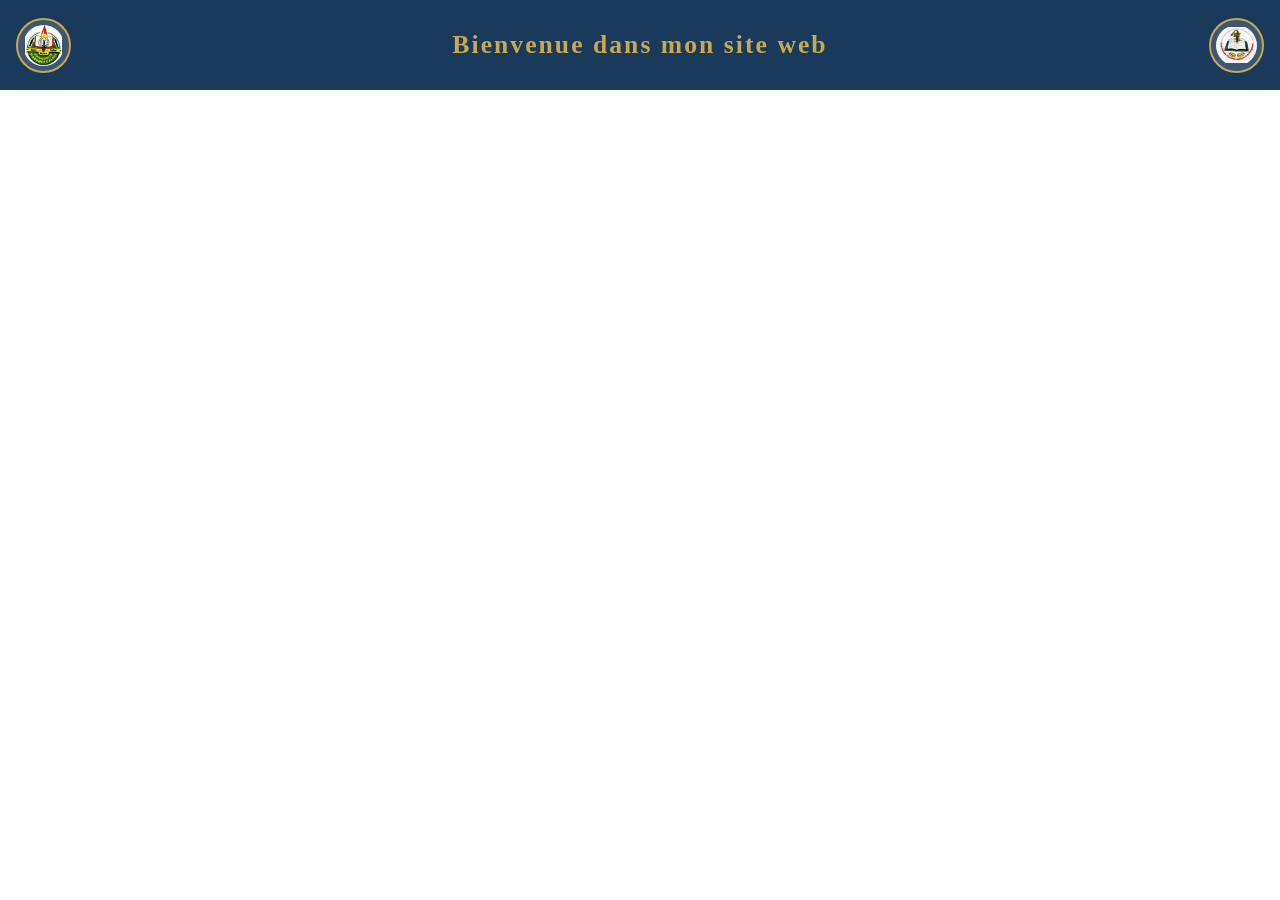
<file: header.html>
<!DOCTYPE html>
<html lang="fr">
<head>
  <meta charset="UTF-8" />
  <meta name="viewport" content="width=device-width, initial-scale=1.0"/>
  <link rel="stylesheet" href="style.css" />
</head>
<body class="iframe-body">
  <header class="site-header">
    <div class="header-inner">

      <!-- Image extrême gauche -->
      <div class="header-img-left">
        <img src="logo_uac.png" alt="Logo UAC" class="header-img" />
      </div>

      <!-- Titre au centre -->
      <div class="header-center">
        <h1 class="header-title">Bienvenue dans mon site web</h1>
        
      </div>

      <!-- Image extrême droite -->
      <div class="header-img-right">
        <img src="logo_eneam.png" alt="Logo ENEAM" class="header-img" />
      </div>

    </div>
  </header>
</body>
</html>
</file>
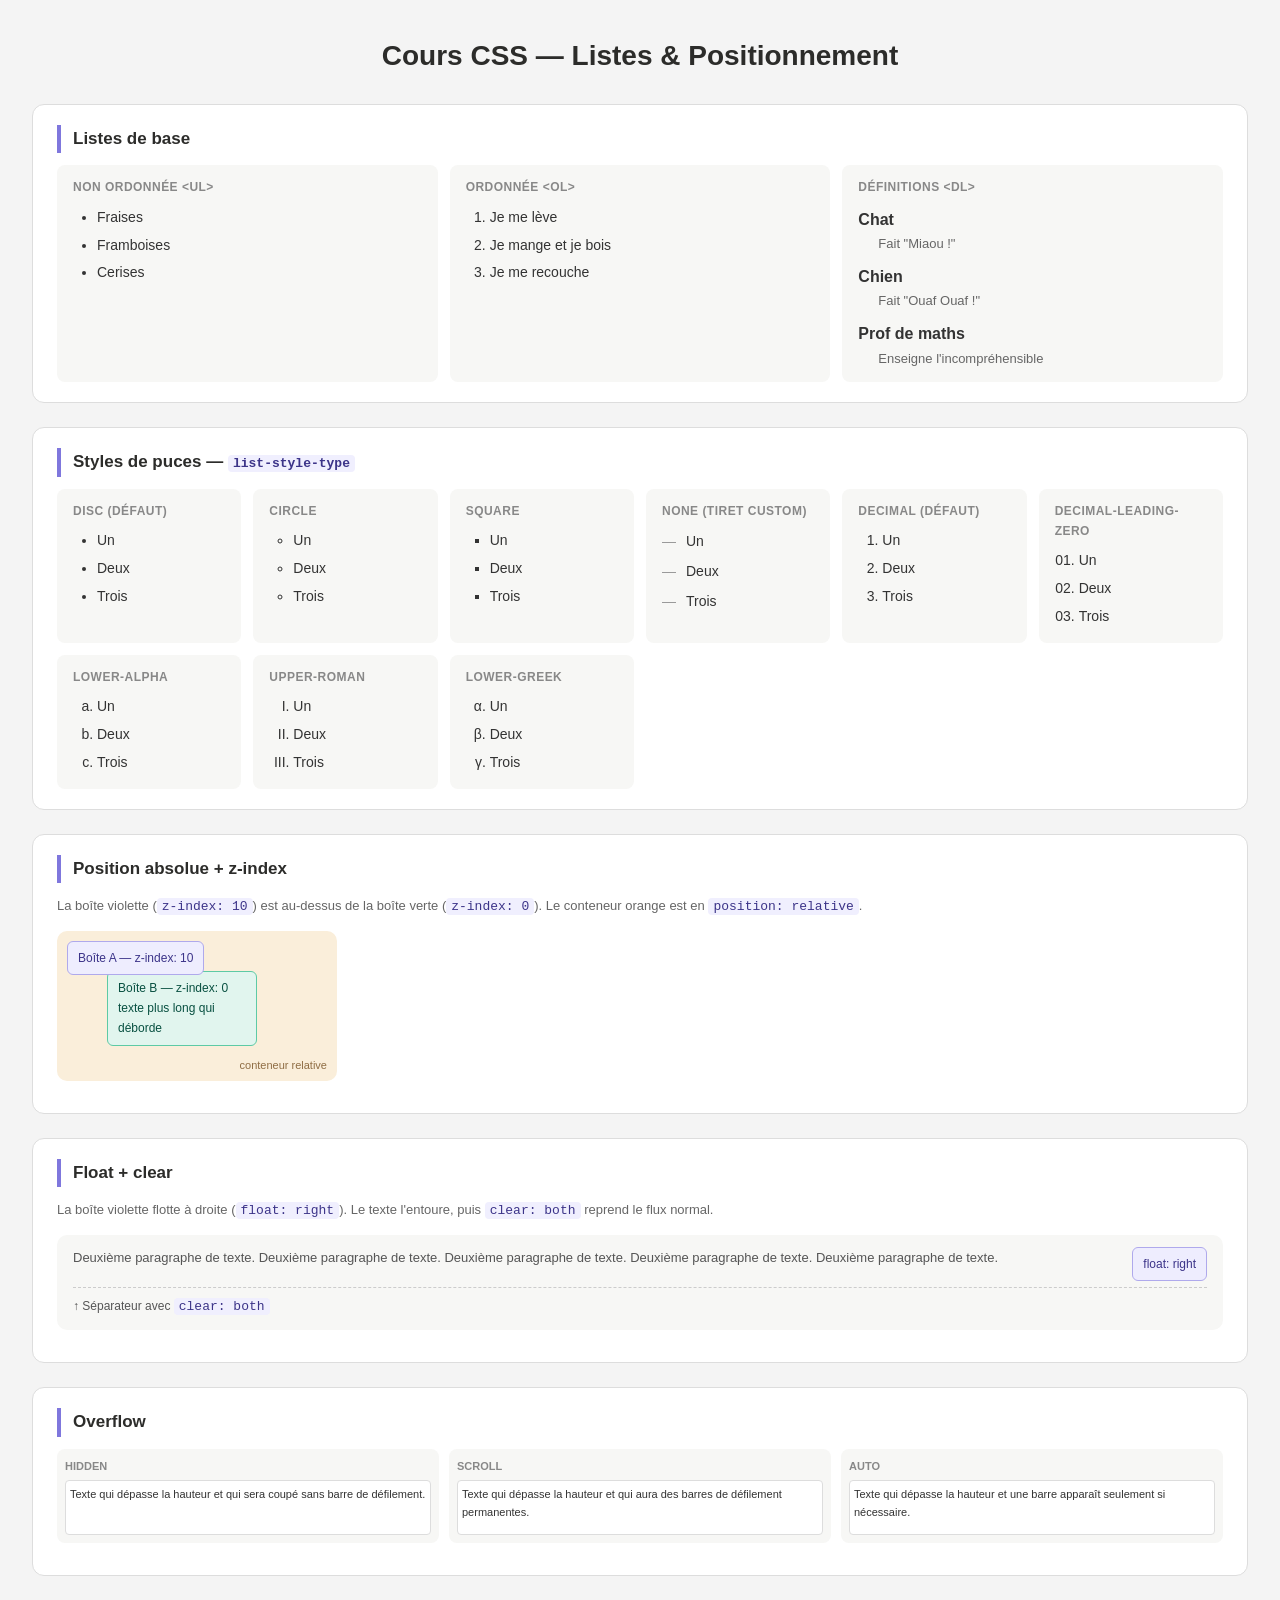
<file: Listes.html>
<!DOCTYPE html>
<html lang="fr">
<head>
  <meta charset="UTF-8">
  <meta name="viewport" content="width=device-width, initial-scale=1.0">
  <title>Cours CSS — Listes & Positionnement</title>
  <style>
    * {
      box-sizing: border-box;
      margin: 0;
      padding: 0;
    }

    body {
      font-family: Arial, Verdana, sans-serif;
      background-color: #f4f4f4;
      color: #333;
      line-height: 1.7;
      padding: 2rem;
    }

    h1 {
      font-size: 28px;
      font-weight: bold;
      margin-bottom: 1.5rem;
      color: #2c2c2a;
      text-align: center;
    }

    h2 {
      font-size: 17px;
      font-weight: bold;
      margin-bottom: 0.75rem;
      padding-left: 12px;
      border-left: 4px solid #7F77DD;
      color: #2c2c2a;
    }

    .section {
      background-color: #ffffff;
      border: 1px solid #ddd;
      border-radius: 12px;
      padding: 1.25rem 1.5rem;
      margin-bottom: 1.5rem;
    }

    .sub {
      font-size: 13px;
      color: #666;
      margin-bottom: 10px;
    }

    code {
      font-family: Courier New, monospace;
      font-size: 13px;
      background: #f0effe;
      padding: 1px 5px;
      border-radius: 4px;
      color: #3C3489;
    }

    /* ---- GRILLE ---- */
    .grid {
      display: grid;
      grid-template-columns: repeat(auto-fit, minmax(160px, 1fr));
      gap: 12px;
    }

    .list-card {
      background-color: #f7f7f5;
      border-radius: 8px;
      padding: 0.75rem 1rem;
    }

    .list-card p {
      font-size: 12px;
      color: #888;
      margin-bottom: 6px;
      font-weight: bold;
      text-transform: uppercase;
      letter-spacing: 0.04em;
    }

    /* ---- LISTES ---- */
    ul, ol {
      padding-left: 1.5rem;
    }

    li {
      padding: 2px 0;
      font-size: 14px;
    }

    dt {
      font-weight: bold;
      margin-top: 8px;
      color: #333;
    }

    dd {
      margin-left: 1.25rem;
      font-size: 13px;
      color: #666;
    }

    ul.circle     { list-style-type: circle; }
    ul.square     { list-style-type: square; }
    ul.none       { list-style-type: none; padding-left: 0; }
    ul.none li    { padding: 3px 0 3px 24px; position: relative; }
    ul.none li::before {
      content: "—";
      position: absolute;
      left: 0;
      color: #999;
    }

    ol.leading-zero  { list-style-type: decimal-leading-zero; }
    ol.lower-alpha   { list-style-type: lower-alpha; }
    ol.upper-roman   { list-style-type: upper-roman; }
    ol.lower-greek   { list-style-type: lower-greek; }

    /* ---- POSITION ABSOLUE ---- */
    .pos-demo {
      position: relative;
      background-color: #FAEEDA;
      border-radius: 10px;
      width: 280px;
      height: 150px;
      margin: 0.75rem 0;
    }

    .pos-demo .label-conteneur {
      position: absolute;
      bottom: 6px;
      right: 10px;
      font-size: 11px;
      color: #633806;
      opacity: 0.7;
    }

    .box-a {
      position: absolute;
      top: 10px;
      left: 10px;
      background: #EEEDFE;
      border: 1px solid #AFA9EC;
      border-radius: 6px;
      padding: 6px 10px;
      font-size: 12px;
      color: #3C3489;
      z-index: 10;
    }

    .box-b {
      position: absolute;
      top: 40px;
      left: 50px;
      background: #E1F5EE;
      border: 1px solid #5DCAA5;
      border-radius: 6px;
      padding: 6px 10px;
      font-size: 12px;
      color: #085041;
      z-index: 0;
      width: 150px;
    }

    /* ---- FLOAT ---- */
    .float-demo {
      background-color: #f7f7f5;
      border-radius: 10px;
      padding: 0.75rem 1rem;
      overflow: hidden;
      margin: 0.75rem 0;
    }

    .float-box {
      background: #EEEDFE;
      border: 1px solid #AFA9EC;
      border-radius: 6px;
      padding: 6px 10px;
      font-size: 12px;
      color: #3C3489;
      float: right;
      margin: 0 0 6px 10px;
    }

    .float-text {
      font-size: 13px;
      color: #555;
    }

    .separation {
      clear: both;
      border: none;
      border-top: 1px dashed #ccc;
      margin: 8px 0;
    }

    /* ---- OVERFLOW ---- */
    .overflow-demo {
      display: grid;
      grid-template-columns: repeat(3, 1fr);
      gap: 10px;
      margin: 0.75rem 0;
    }

    .ov-box {
      background: #f7f7f5;
      border-radius: 8px;
      padding: 8px;
      font-size: 12px;
    }

    .ov-box .label {
      font-size: 11px;
      font-weight: bold;
      color: #888;
      margin-bottom: 4px;
      text-transform: uppercase;
    }

    .ov-box .content {
      width: 100%;
      height: 55px;
      background: #fff;
      border: 1px solid #ddd;
      border-radius: 4px;
      padding: 4px;
      font-size: 11px;
      color: #333;
    }

    .content.hidden { overflow: hidden; }
    .content.scroll  { overflow: scroll; }
    .content.auto    { overflow: auto; }
  </style>
</head>
<body>

  <h1>Cours CSS — Listes &amp; Positionnement</h1>

  <!-- SECTION 1 : Listes de base -->
  <div class="section">
    <h2>Listes de base</h2>
    <div class="grid">

      <div class="list-card">
        <p>Non ordonnée &lt;ul&gt;</p>
        <ul>
          <li>Fraises</li>
          <li>Framboises</li>
          <li>Cerises</li>
        </ul>
      </div>

      <div class="list-card">
        <p>Ordonnée &lt;ol&gt;</p>
        <ol>
          <li>Je me lève</li>
          <li>Je mange et je bois</li>
          <li>Je me recouche</li>
        </ol>
      </div>

      <div class="list-card">
        <p>Définitions &lt;dl&gt;</p>
        <dl>
          <dt>Chat</dt>
          <dd>Fait "Miaou !"</dd>
          <dt>Chien</dt>
          <dd>Fait "Ouaf Ouaf !"</dd>
          <dt>Prof de maths</dt>
          <dd>Enseigne l'incompréhensible</dd>
        </dl>
      </div>

    </div>
  </div>

  <!-- SECTION 2 : Styles de puces -->
  <div class="section">
    <h2>Styles de puces — <code>list-style-type</code></h2>
    <div class="grid">

      <div class="list-card">
        <p>disc (défaut)</p>
        <ul><li>Un</li><li>Deux</li><li>Trois</li></ul>
      </div>

      <div class="list-card">
        <p>circle</p>
        <ul class="circle"><li>Un</li><li>Deux</li><li>Trois</li></ul>
      </div>

      <div class="list-card">
        <p>square</p>
        <ul class="square"><li>Un</li><li>Deux</li><li>Trois</li></ul>
      </div>

      <div class="list-card">
        <p>none (tiret custom)</p>
        <ul class="none"><li>Un</li><li>Deux</li><li>Trois</li></ul>
      </div>

      <div class="list-card">
        <p>decimal (défaut)</p>
        <ol><li>Un</li><li>Deux</li><li>Trois</li></ol>
      </div>

      <div class="list-card">
        <p>decimal-leading-zero</p>
        <ol class="leading-zero"><li>Un</li><li>Deux</li><li>Trois</li></ol>
      </div>

      <div class="list-card">
        <p>lower-alpha</p>
        <ol class="lower-alpha"><li>Un</li><li>Deux</li><li>Trois</li></ol>
      </div>

      <div class="list-card">
        <p>upper-roman</p>
        <ol class="upper-roman"><li>Un</li><li>Deux</li><li>Trois</li></ol>
      </div>

      <div class="list-card">
        <p>lower-greek</p>
        <ol class="lower-greek"><li>Un</li><li>Deux</li><li>Trois</li></ol>
      </div>

    </div>
  </div>

  <!-- SECTION 3 : Position absolue + z-index -->
  <div class="section">
    <h2>Position absolue + z-index</h2>
    <p class="sub">
      La boîte violette (<code>z-index: 10</code>) est au-dessus de la boîte verte (<code>z-index: 0</code>).
      Le conteneur orange est en <code>position: relative</code>.
    </p>
    <div class="pos-demo">
      <span class="label-conteneur">conteneur relative</span>
      <div class="box-a">Boîte A — z-index: 10</div>
      <div class="box-b">Boîte B — z-index: 0<br>texte plus long qui déborde</div>
    </div>
  </div>

  <!-- SECTION 4 : Float + clear -->
  <div class="section">
    <h2>Float + clear</h2>
    <p class="sub">
      La boîte violette flotte à droite (<code>float: right</code>).
      Le texte l'entoure, puis <code>clear: both</code> reprend le flux normal.
    </p>
    <div class="float-demo">
      <div class="float-box">float: right</div>
      <p class="float-text">
        Deuxième paragraphe de texte. Deuxième paragraphe de texte.
        Deuxième paragraphe de texte. Deuxième paragraphe de texte.
        Deuxième paragraphe de texte.
      </p>
      <hr class="separation">
      <p class="float-text" style="font-size:12px">↑ Séparateur avec <code>clear: both</code></p>
    </div>
  </div>

  <!-- SECTION 5 : Overflow -->
  <div class="section">
    <h2>Overflow</h2>
    <div class="overflow-demo">

      <div class="ov-box">
        <p class="label">hidden</p>
        <div class="content hidden">
          Texte qui dépasse la hauteur et qui sera coupé sans barre de défilement.
        </div>
      </div>

      <div class="ov-box">
        <p class="label">scroll</p>
        <div class="content scroll">
          Texte qui dépasse la hauteur et qui aura des barres de défilement permanentes.
        </div>
      </div>

      <div class="ov-box">
        <p class="label">auto</p>
        <div class="content auto">
          Texte qui dépasse la hauteur et une barre apparaît seulement si nécessaire.
        </div>
      </div>

    </div>
  </div>

</body>
</html>
</file>
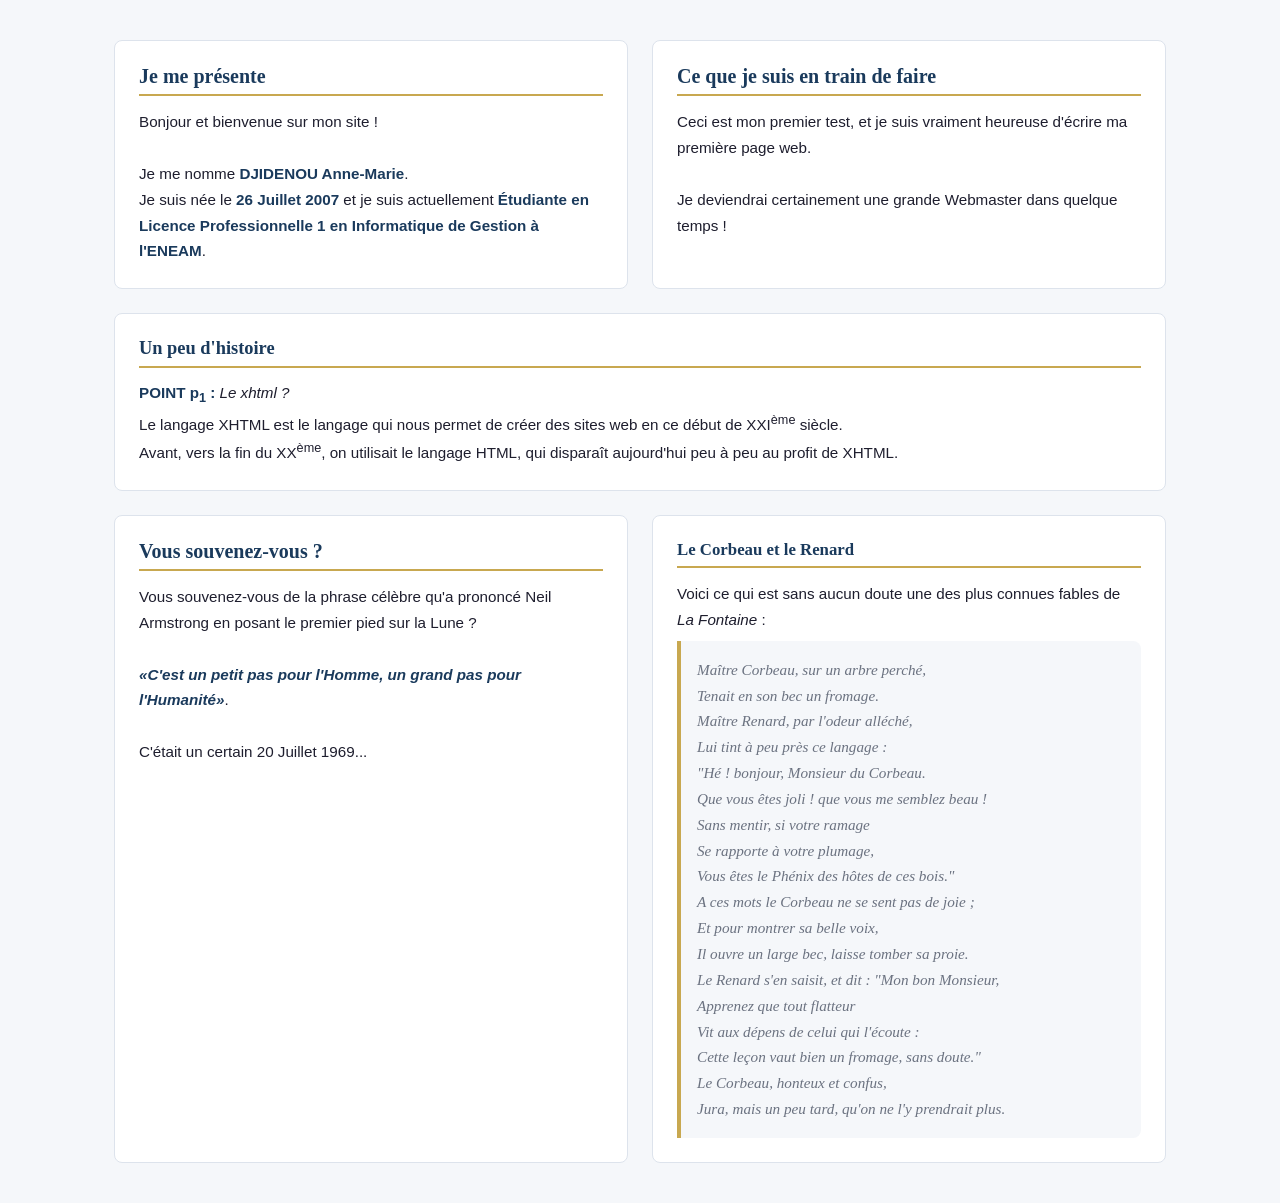
<file: Page1.html>
<!DOCTYPE html>
<html lang="fr">
<head>
    <meta charset="UTF-8">
    <meta name="viewport" content="width=device-width, initial-scale=1.0">
    <title>Mon Site Personnel - DJIDENOU Anne-Marie</title>
    <style>
        /* ===== VARIABLES ===== */
        :root {
          --primary:   #1a3a5c;   /* bleu marine académique */
          --accent:    #c8a850;   /* or institutionnel */
          --bg:        #f5f7fa;
          --surface:   #ffffff;
          --text:      #1e1e2e;
          --muted:     #6b7280;
          --border:    #dde3ec;
          --radius:    8px;
          --font-head: 'Georgia', serif;
          --font-body: 'Segoe UI', Arial, sans-serif;
        }

        /* ===== RESET ===== */
        *, *::before, *::after { box-sizing: border-box; margin: 0; padding: 0; }
        html { scroll-behavior: smooth; }
        body { font-family: var(--font-body); color: var(--text); background: var(--bg); }
        a { text-decoration: none; color: inherit; }

        /* ===== HEADER ===== */
        .site-header {
          background: var(--primary);
          color: #fff;
          padding: 1rem 2rem;
          display: flex;
          align-items: center;
          justify-content: space-between;
          border-bottom: 3px solid var(--accent);
        }
        .header-center {
          flex: 1;
          text-align: center;
        }
        .header-title {
          font-family: var(--font-head);
          font-size: 1.8rem;
          font-weight: bold;
          color: var(--accent);
          letter-spacing: 0.08em;
          margin: 0;
          text-transform: uppercase;
        }

        /* ===== MAIN LAYOUT ===== */
        .page-wrapper {
          min-height: 100vh;
          display: flex;
          flex-direction: column;
        }

        /* ===== CONTENU PRINCIPAL ===== */
        .main-content {
          max-width: 1100px;
          margin: 2.5rem auto;
          padding: 0 1.5rem;
          display: grid;
          grid-template-columns: 1fr 1fr;
          gap: 1.5rem;
          align-content: start;
          flex: 1;
        }
        
        .card {
          background: var(--surface);
          border: 1px solid var(--border);
          border-radius: var(--radius);
          padding: 1.5rem;
          transition: box-shadow 0.2s;
        }
        .card:hover { box-shadow: 0 4px 16px rgba(26,58,92,0.10); }
        
        .card h2, .card h3, .card h4 {
          font-family: var(--font-head);
          color: var(--primary);
          margin-bottom: 0.8rem;
          padding-bottom: 0.4rem;
          border-bottom: 2px solid var(--accent);
        }
        .card h2 { font-size: 1.25rem; }
        .card h3 { font-size: 1.15rem; }
        .card h4 { font-size: 1.05rem; }
        
        .card p { font-size: 0.95rem; color: var(--text); line-height: 1.7; }
        .card p strong { color: var(--primary); }

        /* Section hero */
        .hero {
          grid-column: 1 / -1;
          background: linear-gradient(135deg, var(--primary) 60%, #2a5298);
          color: #fff;
          border-radius: var(--radius);
          padding: 2.5rem 2rem;
          text-align: center;
          box-shadow: 0 4px 15px rgba(0,0,0,0.05);
        }
        .hero h1 {
          font-family: var(--font-head);
          font-size: 2.2rem;
          color: var(--accent);
          margin-bottom: 0.5rem;
        }
        .hero p { font-size: 1.1rem; color: #c5d3e4; }

        .card.full-width { grid-column: 1 / -1; }

        /* Citation & Poésie */
        q {
          font-style: italic;
          font-weight: 600;
          color: var(--primary);
        }
        blockquote {
          background: var(--bg);
          border-left: 4px solid var(--accent);
          padding: 1rem;
          margin-top: 0.5rem;
          border-radius: 0 var(--radius) var(--radius) 0;
        }
        blockquote p {
          font-family: var(--font-head);
          font-style: italic;
          color: var(--muted) !important;
        }

        /* ===== FOOTER ===== */
        .site-footer {
          background: var(--primary);
          color: #c5d3e4;
          margin-top: auto;
        }
        .footer-bottom {
          text-align: center;
          padding: 1.2rem;
          font-size: 0.85rem;
          border-top: 1px solid #2a4a6e;
          color: #a8bfd4;
        }

        /* ===== RESPONSIVE ===== */
        @media (max-width: 750px) {
          .main-content { grid-template-columns: 1fr; }
          .hero h1 { font-size: 1.8rem; }
        }
    </style>
</head>
<body>

    <div class="page-wrapper">

        

        <main class="main-content">

           

            <article class="card">
                <h2>Je me présente</h2>
                <p>
                    Bonjour et bienvenue sur mon site !<br /><br />
                    Je me nomme <strong>DJIDENOU Anne-Marie</strong>.<br />
                    Je suis née le <strong>26 Juillet 2007</strong> et je suis actuellement 
                    <strong>Étudiante en Licence Professionnelle 1 en Informatique de Gestion à l'ENEAM</strong>.
                </p>
            </article>

            <article class="card">
                <h2>Ce que je suis en train de faire</h2>
                <p>
                    Ceci est mon premier test, et je suis vraiment heureuse d'écrire ma première page web. <br /><br />
                    Je deviendrai certainement une grande Webmaster dans quelque temps !
                </p>
            </article>

            <article class="card full-width">
                <h3>Un peu d'histoire</h3>
                <p>
                    <strong>POINT p<sub>1</sub> :</strong> <em>Le xhtml ?</em><br />
                    Le langage XHTML est le langage qui nous permet de créer des sites web en ce début de
                    XXI<sup>ème</sup> siècle.<br />
                    Avant, vers la fin du XX<sup>ème</sup>, on utilisait le langage HTML, qui disparaît 
                    aujourd'hui peu à peu au profit de XHTML.
                </p>
            </article>

            <article class="card">
                <h2>Vous souvenez-vous ?</h2>
                <p>
                    Vous souvenez-vous de la phrase célèbre qu'a prononcé Neil Armstrong en posant le premier 
                    pied sur la Lune ? <br /><br />
                    <q>C'est un petit pas pour l'Homme, un grand pas pour l'Humanité</q>.<br /><br /> 
                    C'était un certain 20 Juillet 1969...
                </p>
            </article>

            <article class="card">
                <h4>Le Corbeau et le Renard</h4>
                <p>Voici ce qui est sans aucun doute une des plus connues fables de <em>La Fontaine</em> :</p>
                <blockquote>
                    <p>
                        Maître Corbeau, sur un arbre perché,<br />
                        Tenait en son bec un fromage.<br />
                        Maître Renard, par l'odeur alléché,<br />
                        Lui tint à peu près ce langage :<br />
                        "Hé ! bonjour, Monsieur du Corbeau.<br />
                        Que vous êtes joli ! que vous me semblez beau !<br />
                        Sans mentir, si votre ramage<br />
                        Se rapporte à votre plumage,<br />
                        Vous êtes le Phénix des hôtes de ces bois."<br />
                        A ces mots le Corbeau ne se sent pas de joie ;<br />
                        Et pour montrer sa belle voix,<br />
                        Il ouvre un large bec, laisse tomber sa proie.<br />
                        Le Renard s'en saisit, et dit : "Mon bon Monsieur,<br />
                        Apprenez que tout flatteur<br />
                        Vit aux dépens de celui qui l'écoute :<br />
                        Cette leçon vaut bien un fromage, sans doute."<br />
                        Le Corbeau, honteux et confus,<br />
                        Jura, mais un peu tard, qu'on ne l'y prendrait plus.
                    </p>
                </blockquote>
            </article>

        </main>


    </div>

</body>
</html>
</file>
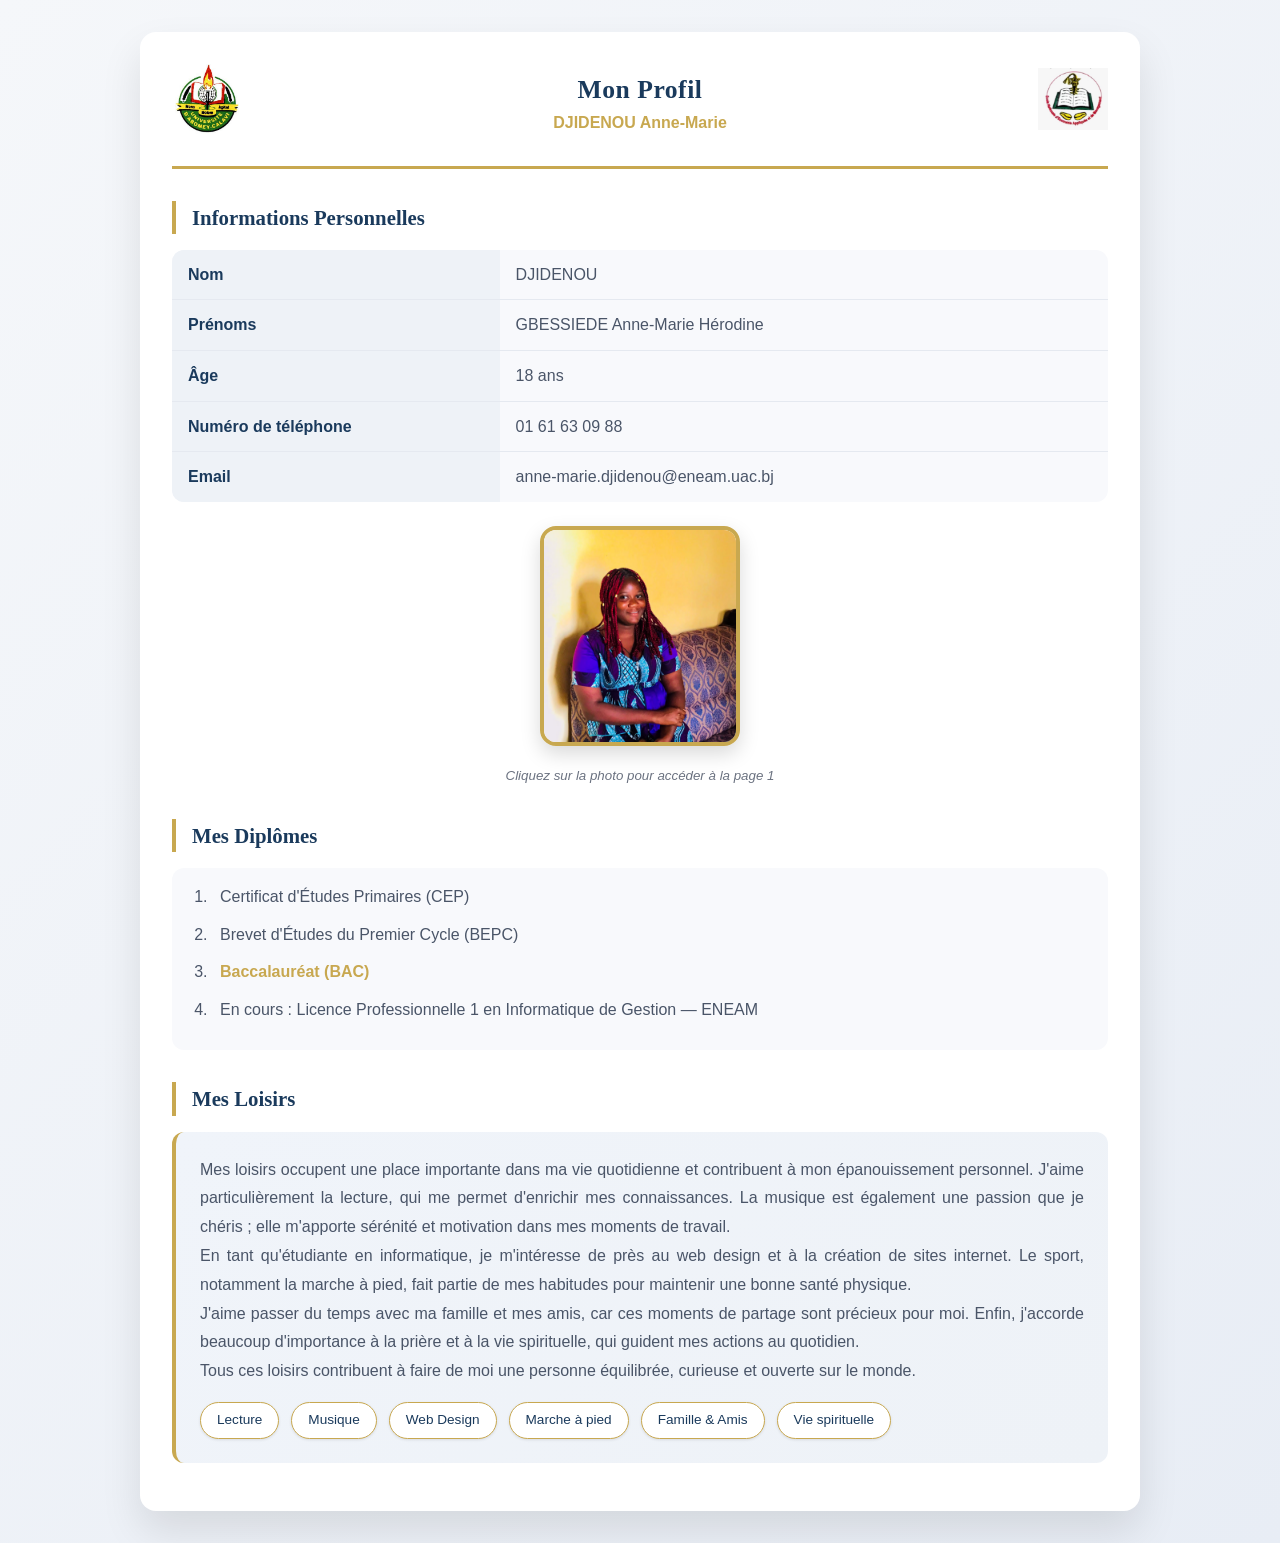
<file: page3.html>
<!DOCTYPE html>
<html lang="fr">

<head>
    <meta charset="UTF-8">
    <meta name="viewport" content="width=device-width, initial-scale=1.0">
    <title>Profil - DJIDENOU Anne-Marie</title>
    <style>
        * {
            margin: 0;
            padding: 0;
            box-sizing: border-box;
        }

        body {
            font-family: 'Segoe UI', 'Georgia', Arial, sans-serif;
            background: linear-gradient(135deg, #f5f7fa 0%, #e8edf5 100%);
            color: #1e1e2e;
            line-height: 1.6;
            padding: 2rem;
            min-height: 100vh;
        }

        /* Conteneur principal */
        .container {
            max-width: 1000px;
            margin: 0 auto;
            background: white;
            border-radius: 16px;
            box-shadow: 0 20px 40px rgba(0, 0, 0, 0.1);
            overflow: hidden;
            padding: 2rem;
        }

        /* EN-TÊTE */
        .entete {
            display: flex;
            align-items: center;
            justify-content: space-between;
            border-bottom: 3px solid #c8a850;
            padding-bottom: 1.5rem;
            margin-bottom: 2rem;
            flex-wrap: wrap;
            gap: 1rem;
        }

        .entete img.logo {
            width: 70px;
            height: 70px;
            object-fit: contain;
            transition: transform 0.3s ease;
        }

        .entete img.logo:hover {
            transform: scale(1.05);
        }

        .entete .centre {
            text-align: center;
        }

        .entete .centre h1 {
            margin: 0;
            font-size: 1.6rem;
            color: #1a3a5c;
            font-family: 'Georgia', serif;
            letter-spacing: 0.02em;
        }

        .entete .centre a {
            font-size: 1rem;
            font-weight: 600;
            color: #c8a850;
            text-decoration: none;
            transition: color 0.3s;
        }

        .entete .centre a:hover {
            color: #1a3a5c;
            text-decoration: underline;
        }

        /* Titres de sections */
        h2 {
            color: #1a3a5c;
            font-family: 'Georgia', serif;
            font-size: 1.3rem;
            border-left: 4px solid #c8a850;
            padding-left: 1rem;
            margin: 2rem 0 1rem 0;
        }

        h2:first-of-type {
            margin-top: 0;
        }

        /* Tableau informations */
        .info-table {
            border-collapse: collapse;
            width: 100%;
            background: #f8f9fc;
            border-radius: 12px;
            overflow: hidden;
            margin-bottom: 1.5rem;
        }

        .info-table td {
            padding: 12px 16px;
            border-bottom: 1px solid #e5e9f0;
        }

        .info-table tr:last-child td {
            border-bottom: none;
        }

        .info-table td:first-child {
            font-weight: 700;
            background-color: #eef2f7;
            color: #1a3a5c;
            width: 35%;
        }

        .info-table td:last-child {
            color: #4a5568;
        }

        /* Photo */
        .photo-lien {
            text-align: center;
            margin: 1.5rem 0;
        }

        .photo-lien img {
            width: 200px;
            height: 220px;
            object-fit: cover;
            border-radius: 16px;
            border: 4px solid #c8a850;
            box-shadow: 0 8px 20px rgba(0, 0, 0, 0.15);
            transition: transform 0.3s ease, box-shadow 0.3s ease;
        }

        .photo-lien img:hover {
            transform: scale(1.02);
            box-shadow: 0 12px 28px rgba(0, 0, 0, 0.2);
        }

        .photo-lien small {
            display: block;
            margin-top: 0.75rem;
            color: #6b7280;
            font-style: italic;
        }

        /* Liste diplômes */
        ol {
            background: #f8f9fc;
            border-radius: 12px;
            padding: 1rem 1rem 1rem 2.5rem;
            margin: 0.5rem 0 1rem 0;
        }

        ol li {
            margin-bottom: 0.75rem;
            color: #4a5568;
            padding-left: 0.5rem;
        }

        ol li a {
            color: #c8a850;
            text-decoration: none;
            font-weight: 600;
            transition: color 0.3s;
        }

        ol li a:hover {
            color: #1a3a5c;
            text-decoration: underline;
        }

        /* Loisirs */
        .loisirs {
            background: linear-gradient(135deg, #f0f4fa 0%, #eef2f7 100%);
            border-radius: 12px;
            padding: 1.5rem;
            margin: 0.5rem 0 1rem 0;
            border-left: 4px solid #c8a850;
        }

        .loisirs p {
            line-height: 1.8;
            text-align: justify;
            color: #4a5568;
        }

        /* Badges pour les loisirs */
        .badge-container {
            display: flex;
            flex-wrap: wrap;
            gap: 0.75rem;
            margin-top: 1rem;
        }

        .badge {
            background: white;
            color: #1a3a5c;
            padding: 0.4rem 1rem;
            border-radius: 50px;
            font-size: 0.85rem;
            font-weight: 500;
            box-shadow: 0 1px 3px rgba(0, 0, 0, 0.1);
            border: 1px solid #c8a850;
        }

        /* Responsive */
        @media (max-width: 700px) {
            body {
                padding: 1rem;
            }

            .container {
                padding: 1.25rem;
            }

            .entete {
                flex-direction: column;
                text-align: center;
            }

            .entete .centre h1 {
                font-size: 1.3rem;
            }

            .info-table td {
                padding: 10px 12px;
            }

            .info-table td:first-child {
                width: 40%;
            }

            h2 {
                font-size: 1.15rem;
            }
        }
    </style>
</head>

<body>

    <div class="container">

        <!-- EN-TÊTE -->
        <div class="entete">
            <a href="https://uac.bj" target="_blank">
                <img class="logo" src="logo_uac.png" alt="Logo UAC" />
            </a>

            <div class="centre">
                <h1>Mon Profil</h1>
                <a href="#loisirs">DJIDENOU Anne-Marie</a>
            </div>

            <a href="https://eneam.uac.bj" target="_blank">
                <img class="logo" src="logo_eneam.png" alt="Logo ENEAM" />
            </a>
        </div>

        <!-- SECTION I : INFORMATIONS PERSONNELLES -->
        <h2>Informations Personnelles</h2>

        <table class="info-table">
            <tr>
                <td>Nom</td>
                <td>DJIDENOU</td>
            </tr>
            <tr>
                <td>Prénoms</td>
                <td>GBESSIEDE Anne-Marie Hérodine</td>
            </tr>
            <tr>
                <td>Âge</td>
                <td>18 ans</td>
            </tr>
            <tr>
                <td>Numéro de téléphone</td>
                <td>01 61 63 09 88</td>
            </tr>
            <tr>
                <td>Email</td>
                <td>anne-marie.djidenou@eneam.uac.bj</td>
            </tr>
        </table>

        <!-- Photo cliquable -->
        <div class="photo-lien">
            <a href="Page1.html">
                <img src="image collée.png" alt="Photo de DJIDENOU GBESSIEDE Anne-Marie Hérodine" />
            </a>
            <small>Cliquez sur la photo pour accéder à la page 1</small>
        </div>

        <!-- SECTION II : MES DIPLÔMES -->
        <h2>Mes Diplômes</h2>
        <ol>
            <li>Certificat d'Études Primaires (CEP)</li>
            <li>Brevet d'Études du Premier Cycle (BEPC)</li>
            <li><a href="Page1.html">Baccalauréat (BAC)</a></li>
            <li>En cours : Licence Professionnelle 1 en Informatique de Gestion — ENEAM</li>
        </ol>

        <!-- SECTION III : MES LOISIRS -->
        <h2 id="loisirs">Mes Loisirs</h2>
        <div class="loisirs">
            <p>
                Mes loisirs occupent une place importante dans ma vie quotidienne et contribuent
                à mon épanouissement personnel. J'aime particulièrement la lecture, qui me permet
                d'enrichir mes connaissances. La musique est également une passion que je chéris ;
                elle m'apporte sérénité et motivation dans mes moments de travail.
            </p>
            <p>
                En tant qu'étudiante en informatique, je m'intéresse de près au web design
                et à la création de sites internet. Le sport, notamment la marche à pied, fait partie
                de mes habitudes pour maintenir une bonne santé physique.
            </p>
            <p>
                J'aime passer du temps avec ma famille et mes amis, car ces moments de partage sont
                précieux pour moi. Enfin, j'accorde beaucoup d'importance à la prière et à la vie
                spirituelle, qui guident mes actions au quotidien.
            </p>
            <p>
                Tous ces loisirs contribuent à faire de moi une personne équilibrée,
                curieuse et ouverte sur le monde.
            </p>

            <!-- Badges des loisirs -->
            <div class="badge-container">
                <span class="badge">Lecture</span>
                <span class="badge">Musique</span>
                <span class="badge">Web Design</span>
                <span class="badge">Marche à pied</span>
                <span class="badge">Famille & Amis</span>
                <span class="badge">Vie spirituelle</span>
            </div>
        </div>

    </div>

</body>

</html>
</file>
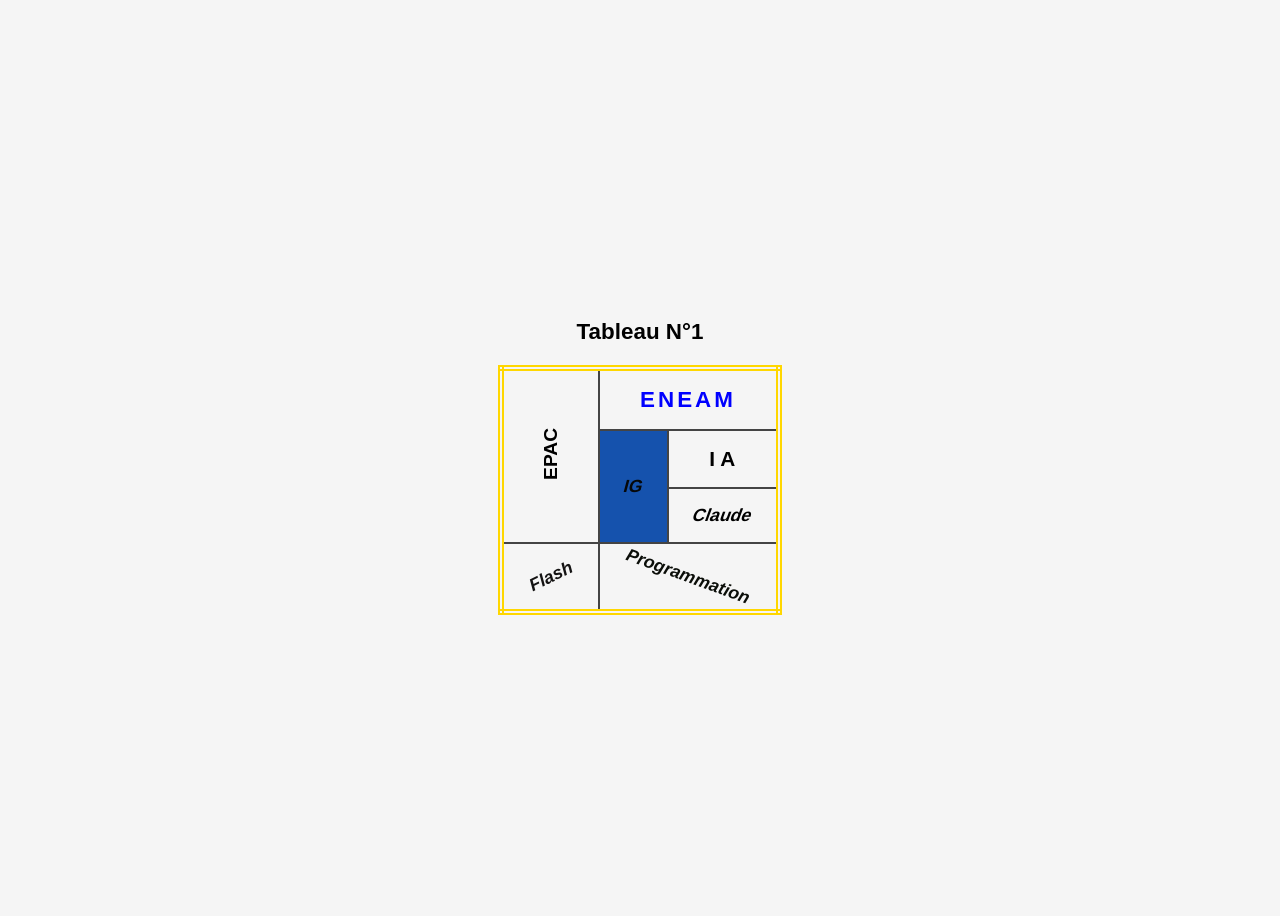
<file: Tableau.html>
<!DOCTYPE html>
<html lang="fr">
<head>
  <meta charset="UTF-8">
  <meta name="viewport" content="width=device-width, initial-scale=1.0">
  <title>Tableau N°1</title>
  <style>

    body {
      display: flex;
      justify-content: center;
      align-items: center;
      min-height: 100vh;
      background-color: #f5f5f5;
      font-family: Arial, sans-serif;
    }

    .container {
      text-align: center;
    }

    h2 {
      margin-bottom: 20px;
      font-size: 1.4rem;
    }

    table {
      border-collapse: collapse;
      border: 6px double gold;
    }

    td {
      border: 2px solid #444;
      padding: 16px 24px;
      text-align: center;
      vertical-align: middle;
      font-size: 1.1rem;
      font-weight: bold;
    }

    .encart {
      color: blue;
      font-size: 1.4rem;
      letter-spacing: 3px;
    }

    .epac-cell {
      padding: 20px 10px;
    }

    .epac-text {
      writing-mode: vertical-lr;
      text-orientation: mixed;
      transform: rotate(180deg);
      display: inline-block;
      white-space: nowrap;
      font-size: 1.2rem;
    }

    .ia {
      animation: clignoter 1s step-start infinite;
      font-size: 1.3rem;
    }

    @keyframes clignoter {
      0%, 100% { opacity: 1; }
      50%       { opacity: 0; }
    }

    .claude-text {
      display: inline-block;
      transform: skewX(-15deg);
      color: #003366;
    }

    .flash-text {
      display: inline-block;
      transform: skewX(-20deg);
    }

    .prog-cell {
      padding: 22px 10px;
    }

    .prog-text {
      display: inline-block;
      transform: rotate(20deg);
      white-space: nowrap;
      font-size: 1.1rem;
      font-style: italic;
      color: #0b0e09;
    }

    .prog-texte {
      display: inline-block;
      transform: rotate(-26deg);
      white-space: nowrap;
      font-size: 1.1rem;
      font-style: italic;
      color: #141313;
    }

  </style>
</head>
<body>

  <div class="container">
    <h2>Tableau N°1</h2>

    <table>

      <!-- Ligne 1 : EPAC (rowspan=3 pour couvrir toutes les lignes) + ENEAM -->
      <tr>
        <td rowspan="3" class="epac-cell">
          <span class="epac-text">EPAC</span>
        </td>
        <td colspan="3" class="encart">ENEAM</td>
      </tr>

      <!-- Ligne 2 : IG (fond bleu ciel, rowspan=2) | IA clignote -->
      <tr>
        <td rowspan="2" style="background-color: #1552ad;">
          <span class="claude-text" style="color: rgb(6, 8, 10);">IG</span>
        </td>
        <td class="ia">I A</td>
      </tr>

      <!-- Ligne 3 : Claude oblique -->
      <tr>
        <td><span class="flash-text">Claude</span></td>
      </tr>

      <!-- Ligne 4 : Flash oblique | Programmation en diagonale -->
      <tr>
        <td><span class="prog-texte">Flash</span></td>
        <td colspan="3" class="prog-cell">
          <span class="prog-text">Programmation</span>
        </td>
      </tr>

    </table>
  </div>

</body>
</html>
</file>
<file: style.css>
/* ===== VARIABLES ===== */
:root {
  --primary:   #1a3a5c;   /* bleu marine académique */
  --accent:    #c8a850;   /* or institutionnel */
  --bg:        #f5f7fa;
  --surface:   #ffffff;
  --text:      #1e1e2e;
  --muted:     #6b7280;
  --border:    #dde3ec;
  --radius:    8px;
  --font-head: 'Georgia', serif;
  --font-body: 'Segoe UI', Arial, sans-serif;
}

/* ===== RESET ===== */
*, *::before, *::after { box-sizing: border-box; margin: 0; padding: 0; }
html { scroll-behavior: smooth; }
body { font-family: var(--font-body); color: var(--text); background: var(--bg); }
a { text-decoration: none; color: inherit; }
ul { list-style: none; }

/* Corps des iframes : pas de marge ni fond */
.iframe-body { background: transparent; margin: 0; padding: 0; }

/* ===== HEADER ===== */
.site-header {
  background: var(--primary);
  color: #fff;
  padding: 0.5rem 1rem;
  height: 90px;
}
.header-inner {
  width: 100%;
  height: 100%;
  display: flex;
  align-items: center;
  justify-content: space-between;
}

.header-img-left,
.header-img-right {
  flex: 0 0 65px;
  display: flex;
  align-items: center;
}
.header-img-right { justify-content: flex-end; }
.header-img {
  width: 55px;
  height: 55px;
  object-fit: contain;
  border-radius: 50%;
  background: rgba(255,255,255,0.15);
  padding: 5px;
  border: 2px solid var(--accent);
}

.header-center {
  flex: 1;
  text-align: center;
  padding: 0 1rem;
}
.header-title {
  font-family: var(--font-head);
  font-size: 1.6rem;
  font-weight: bold;
  color: var(--accent);
  letter-spacing: 0.08em;
  margin: 0;
}
.header-subtitle {
  font-size: 0.78rem;
  color: #c5d3e4;
  margin: 2px 0 0;
}
.header-sub2 {
  font-size: 0.72rem;
  color: #a8bfd4;
  font-style: italic;
  margin: 2px 0 0;
}

/* ===== NAV (verticale gauche) ===== */
.site-nav {
  background: var(--surface);
  border-right: 3px solid var(--accent);
  padding: 1rem 0;
  height: 100%;
  position: relative;
}
.nav-list {
  display: flex;
  flex-direction: column;
  gap: 0;
}
.nav-link {
  display: block;
  padding: 0.85rem 1.5rem;
  font-size: 0.9rem;
  font-weight: 600;
  color: var(--primary);
  border-left: 3px solid transparent;
  transition: color 0.2s, border-color 0.2s, background 0.2s;
  text-transform: uppercase;
  letter-spacing: 0.04em;
}
.nav-link:hover, .nav-link.active {
  color: var(--accent);
  border-left-color: var(--accent);
  background: #f0f4fa;
}

/* ===== BOUTON TOGGLE - caché par défaut, affiché uniquement si body.is-mobile ===== */
.nav-toggle {
  display: none;
  flex-direction: column;
  justify-content: space-between;
  width: 26px;
  height: 18px;
  background: none;
  border: none;
  cursor: pointer;
  padding: 0;
  position: absolute;
  top: 14px;
  right: 16px;
  z-index: 10;
}
.nav-toggle span {
  display: block;
  height: 3px;
  width: 100%;
  background-color: var(--primary);
  border-radius: 2px;
  transition: all 0.3s ease;
}
.nav-toggle.active span:nth-child(1) { transform: translateY(7.5px) rotate(45deg); }
.nav-toggle.active span:nth-child(2) { opacity: 0; }
.nav-toggle.active span:nth-child(3) { transform: translateY(-7.5px) rotate(-45deg); }

/* Mode mobile activé UNIQUEMENT via la classe posée par JS (pas par la largeur de l'iframe) */
body.is-mobile .nav-toggle { display: flex; }
body.is-mobile .site-nav { padding: 0.5rem 0; height: auto; }
body.is-mobile .nav-list {
  max-height: 0;
  overflow: hidden;
  transition: max-height 0.35s ease;
}
body.is-mobile .nav-list.open { max-height: 600px; }

/* ===== MAIN LAYOUT (index.html) ===== */
.page-wrapper {
  display: grid;
  grid-template-rows: auto 1fr auto;
  grid-template-columns: 220px 1fr;
  grid-template-areas:
    "header  header"
    "nav     main"
    "footer  footer";
  min-height: 100vh;
}

iframe {
  border: none;
  width: 100%;
  display: block;
}

#section-header { grid-area: header; }
#section-nav    { grid-area: nav; background: var(--surface); }
#section-footer { grid-area: footer; }

.iframe-header { height: 90px; }
.iframe-nav    { height: 100%; min-height: 400px; }
.iframe-footer { height: auto; }

/* ===== CONTENU PRINCIPAL ===== */
.main-content {
  grid-area: main;
  margin: 0;
  padding: 0;
  width: 100%;
  height: 100%;
  display: block;
  background: var(--bg);
}

.content-iframe {
  width: 100%;
  height: 100%;
  min-height: calc(100vh - 90px - 180px);
  border: none;
  display: block;
  background: var(--bg);
}

/* ===== FOOTER ===== */
.site-footer {
  background: var(--primary);
  color: #c5d3e4;
}
.footer-inner {
  max-width: 1100px;
  margin: auto;
  padding: 2rem 1.5rem;
  display: grid;
  grid-template-columns: repeat(3, 1fr);
  gap: 2rem;
}
.footer-col h4 {
  color: var(--accent);
  font-family: var(--font-head);
  margin-bottom: 0.6rem;
  font-size: 1rem;
}
.footer-col p, .footer-col li { font-size: 0.85rem; line-height: 1.7; }
.footer-col a:hover { color: var(--accent); }
.footer-bottom {
  text-align: center;
  padding: 0.8rem;
  font-size: 0.78rem;
  border-top: 1px solid #2a4a6e;
  color: #7a96b5;
}

/* ===== RESPONSIVE (largeur réelle de la fenêtre, via index.html) ===== */
@media (max-width: 700px) {
  .page-wrapper {
    grid-template-columns: 1fr;
    grid-template-rows: auto auto auto auto;
    grid-template-areas:
      "header"
      "nav"
      "main"
      "footer";
  }
  .iframe-nav    { min-height: auto; height: auto; }
  .main-content  { padding: 0; }
  .content-iframe { min-height: 400px; }
  .footer-inner  { grid-template-columns: 1fr; }
}
</file>
